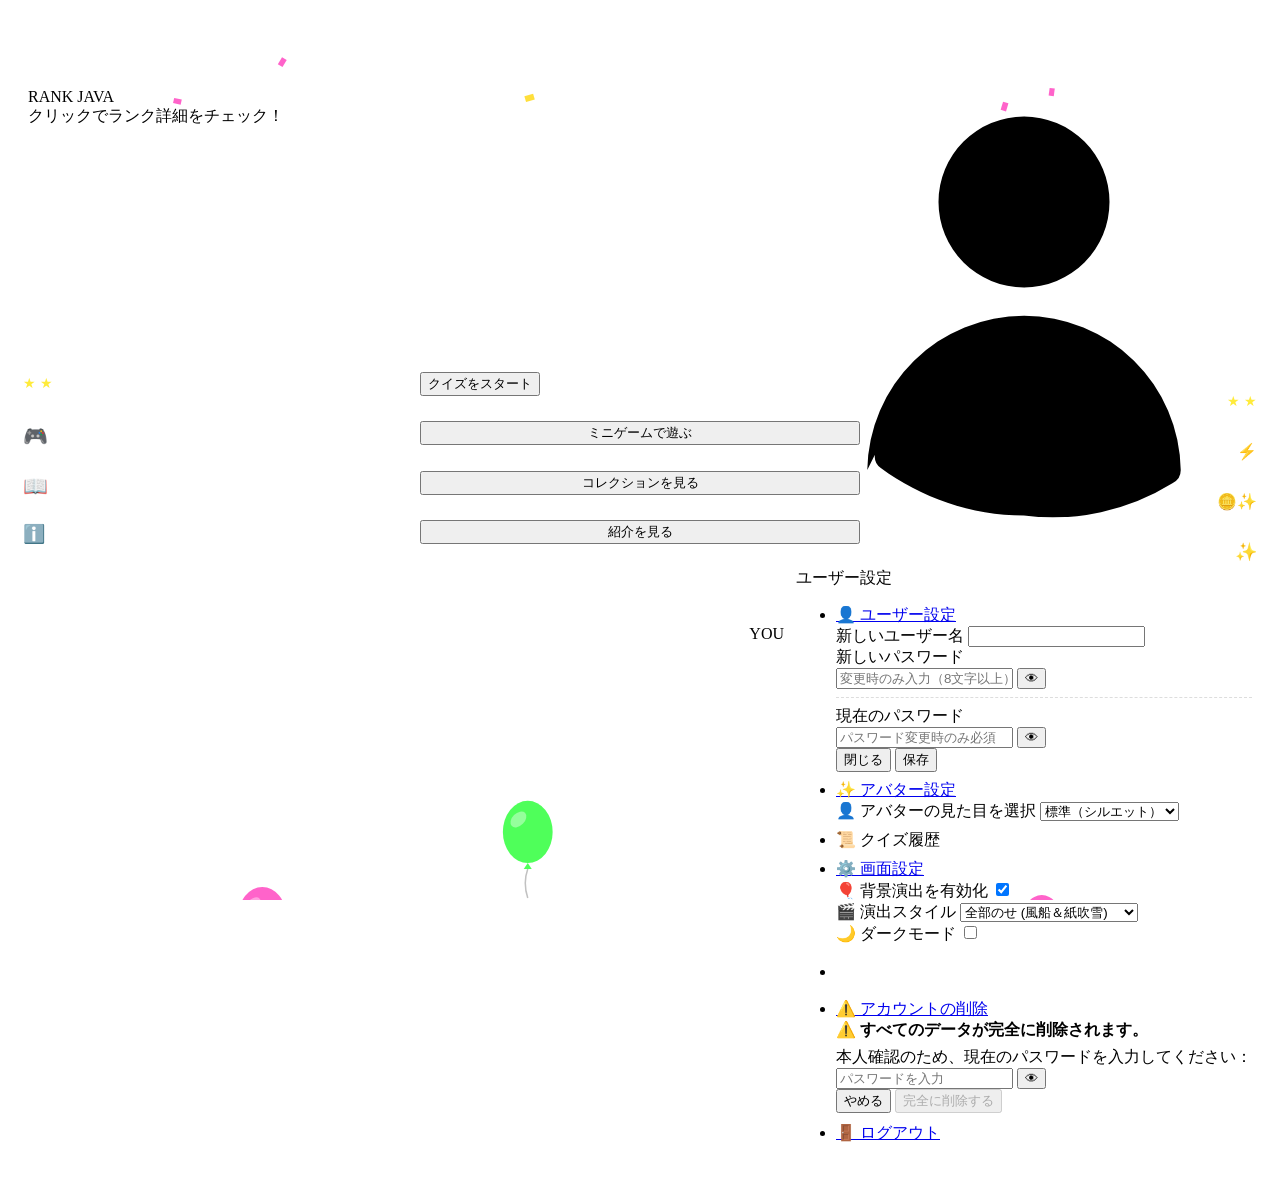
<file: you-say-app/src/main/resources/templates/index.html>
<!DOCTYPE html>
<html xmlns:th="http://www.thymeleaf.org">
<head>
	<meta charset="UTF-8">
	<meta name="viewport" content="width=device-width, initial-scale=1.0">
	<title>YOU SAY QUIZ</title>
	<link rel="stylesheet" th:href="@{/css/common.css}">
	<link rel="stylesheet" th:href="@{/css/index.css}">
</head>
<body>
	<div class="top-page" style="display: flex; flex-direction: column; min-height: 100vh; position: relative;">
		<header th:replace="~{fragments/header :: header}"></header>
		<div th:if="${message}" id="flashMessage" class="flash-message">
			<span th:text="${message}"></span>
		</div>
		<script>
			(function () {
				const msg = document.getElementById('flashMessage');
				if (msg) {
					setTimeout(() => {msg.remove();}, 3500);
				}
			})();
		</script>
		<canvas id="effectCanvas"
			style="position: fixed; top: 0; left: 0; width: 100vw; height: 100vh; pointer-events: none; z-index: 2;"></canvas>
		<div class="rank-display" th:onclick="|location.href='@{/rank}'|"
			style="position: absolute; top: calc(var(--header-height, 60px) + 20px); left: 20px; z-index: 10;">
			<div class="rank-badge">
				<span class="rank-label">RANK</span>
				<span class="rank-name" th:text="${user_rank}">JAVA</span>
			</div>
			<div class="rank-tooltip">クリックでランク詳細をチェック！</div>
		</div>
		<div class="user-setting-container"
			style="position: absolute; top: calc(var(--header-height, 60px) + 20px); right: 20px; z-index: 10; display: flex; align-items: center; gap: 12px;">
			<div class="user-name-badge">
				<span id="currentUserNameField" class="user-name-text" th:text="${user_name}">YOU</span>
			</div>
			<div class="user-window-frame">
				<div class="user-avatar-trigger">
					<div id="avatarDisplay" class="avatar-icon-wrapper">
						<svg xmlns="http://www.w3.org/2000/svg" viewBox="0 0 24 24" fill="currentColor"
							class="avatar-icon">
							<path fill-rule="evenodd"
								d="M7.5 6a4.5 4.5 0 1 1 9 0 4.5 4.5 0 0 1-9 0ZM3.751 20.105a8.25 8.25 0 0 1 16.498 0 .75.75 0 0 1-.437.695A11.95 11.95 0 0 1 12 22.5c-2.786 0-5.433-.951-7.536-2.501a.75.75 0 0 1-.313-.694Z"
								clip-rule="evenodd" />
						</svg>
					</div>
					
					<div class="setting-balloon" id="mySettingBalloon" onclick="event.stopPropagation();"
						onmousedown="event.stopPropagation();" style="padding-top: 20px; padding-bottom: 20px;">
						<div class="balloon-arrow"></div>
						<div class="balloon-title" style="margin-bottom: 14px;">ユーザー設定</div>
						<ul class="balloon-menu" style="display: flex; flex-direction: column; gap: 8px;">
							
							<li onclick="event.stopPropagation();" onmousedown="event.stopPropagation();">
								<a href="javascript:void(0);" onclick="toggleProfileForm(event);">👤 ユーザー設定</a>
								<form id="inlineProfileForm" th:action="@{/profile/update}" method="post"
									class="profile-inline-form" onclick="event.stopPropagation();">
									<div class="inline-group">
										<label for="inlineUsername">新しいユーザー名</label>
										<input type="text" id="inlineUsername" name="username" th:value="${user_name}"
											required>
									</div>
									<div class="inline-group">
										<label for="inlinePassword">新しいパスワード</label>
										<div class="password-wrapper">
											<input type="password" id="inlinePassword" name="password"
												placeholder="変更時のみ入力（8文字以上）" minlength="8"
												oninput="checkPasswordRequired()">
											<button type="button" class="toggle-password-btn"
												onclick="togglePw('inlinePassword', this)">👁</button>
										</div>
									</div>
									<div id="currentPasswordArea" class="inline-group current-password-area"
										style="border-top: 1px dashed #ddd; margin-top: 8px; padding-top: 8px;">
										<label id="currentPasswordLabel" for="currentPassword">現在のパスワード</label>
										<div class="password-wrapper">
											<input type="password" id="currentPassword" name="currentPassword"
												placeholder="パスワード変更時のみ必須">
											<button type="button" class="toggle-password-btn"
												onclick="togglePw('currentPassword', this)">👁</button>
										</div>
									</div>
									<div class="inline-actions">
										<button type="button" class="inline-btn btn-inline-cancel"
											onclick="toggleProfileForm(event)">閉じる</button>
										<button type="submit" class="inline-btn btn-inline-save">保存</button>
									</div>
								</form>
							</li>
							
							<li onclick="event.stopPropagation();" onmousedown="event.stopPropagation();">
								<a href="javascript:void(0);" onclick="toggleAvatarForm(event);">✨ アバター設定</a>
								<div id="inlineAvatarContainer" class="options-inline-container" onclick="event.stopPropagation();">
									<div class="option-select-item">
										<label for="avatarSelect">👤 アバターの見た目を選択</label>
										<select id="avatarSelect" onchange="changeAvatar(this.value)">
											<option value="default">標準（シルエット）</option>
											<option value="robot">🤖 ロボット</option>
											<option value="chick">🐤 ひよこ</option>
											<option value="ninja">🥷 忍者</option>
											<option value="cat">🐱 ねこ</option>
											<option value="dog">🐶 いぬ</option>
											<option value="alien">👽 宇宙人</option>
											<option value="king">👑 王様</option>
										</select>
									</div>
								</div>
							</li>
                            <li onclick="event.stopPropagation();" onmousedown="event.stopPropagation();">
								<a th:href="@{/quize/history}">📜 クイズ履歴</a>
							</li>
							<li onclick="event.stopPropagation();" onmousedown="event.stopPropagation();">
								<a href="javascript:void(0);" onclick="toggleOptionsForm(event);">⚙️ 画面設定</a>
								<div id="inlineOptionsContainer" class="options-inline-container"
									onclick="event.stopPropagation();">
									<div class="option-toggle-item">
										<span>🎈 背景演出を有効化</span>
										<input type="checkbox" id="effectToggle" checked onclick="toggleEffect(this)">
									</div>
									<div id="effectStyleArea" class="effect-style-area">
										<div class="option-select-item">
											<label for="effectTypeSelect">🎬 演出スタイル</label>
											<select id="effectTypeSelect" onchange="changeEffectType(this.value)">
												<option value="all" selected>全部のせ (風船＆紙吹雪)</option>
												<option value="balloon">ポップモード (風船のみ)</option>
												<option value="confetti">フェスモード (紙吹雪のみ)</option>
											</select>
										</div>
									</div>
									<div class="option-toggle-item">
										<span>🌙 ダークモード</span>
										<input type="checkbox" id="darkModeToggle" onclick="toggleDarkMode(this)">
									</div>
								</div>
							</li>
							<li class="menu-divider" style="margin: 10px 0;"></li>
							<li onclick="event.stopPropagation();" onmousedown="event.stopPropagation();">
								<a href="javascript:void(0);" onclick="toggleDeleteForm(event);"
									class="menu-delete-account">
									⚠️ アカウントの削除
								</a>
								<form id="deleteAccountForm" th:action="@{/profile/delete}" method="post"
									class="delete-inline-container" onclick="event.stopPropagation();">
									<p style="margin: 0 0 6px 0; font-weight: bold;">⚠️ すべてのデータが完全に削除されます。</p>
									<div class="inline-group">
										<label for="deleteConfirmPassword">本人確認のため、現在のパスワードを入力してください：</label>
										<div class="password-wrapper">
											<input type="password" id="deleteConfirmPassword" name="currentPassword"
												placeholder="パスワードを入力" oninput="validateDeleteInput()" required>
											<button type="button" class="toggle-password-btn"
												onclick="togglePw('deleteConfirmPassword', this)">👁</button>
										</div>
									</div>
									<div class="inline-actions">
										<button type="button" class="inline-btn btn-inline-cancel"
											onclick="toggleDeleteForm(event)">やめる</button>
										<button type="submit" id="finalDeleteBtn" class="inline-btn btn-inline-delete"
											disabled>完全に削除する</button>
									</div>
								</form>
							</li>
							<li onclick="event.stopPropagation();" style="margin-top: 2px;">
								<form id="logoutForm" th:action="@{/logout}" method="post" style="display: none;">
								</form>
								<a href="javascript:void(0);" onclick="document.getElementById('logoutForm').submit();"
									class="menu-logout">
									🚪 ログアウト
								</a>
							</li>
						</ul>
					</div>
				</div>
			</div>
		</div>
		<main
			style="flex: 1; display: flex; justify-content: center; align-items: center; padding: 40px 0; z-index: 5; position: relative;">
			<div class="menu-buttons"
				style="display: flex; flex-direction: column; gap: clamp(14px, 2.8vh, 26px); width: 100%; max-width: 440px; padding: 0 20px;">
				<form th:action="@{/quize}" method="get" style="width: 100%; margin: 0;">
					<button type="submit" class="btn btn-red">
						<span class="icon-left"
							style="position: absolute; left: 15px; display: flex; align-items: center; color: #ffeb3b; font-size: 14px;">★
							★</span>
						<span>クイズをスタート</span>
						<span class="icon-right"
							style="position: absolute; right: 15px; display: flex; align-items: center; color: #ffeb3b; font-size: 14px;">★
							★</span>
					</button>
				</form>
				<button type="button" class="btn btn-orange" th:onclick="|location.href='@{/minigame}'|">
					<span class="icon-left"
						style="position: absolute; left: 15px; display: flex; align-items: center; font-size: 20px;">🎮</span>
					<span>ミニゲームで遊ぶ</span>
					<span class="icon-right"
						style="position: absolute; right: 15px; display: flex; align-items: center; color: #ffeb3b; font-size: 16px;">⚡️</span>
				</button>
				<button type="button" class="btn btn-blue" th:onclick="|location.href='@{/collection}'|">
					<span class="icon-left"
						style="position: absolute; left: 15px; display: flex; align-items: center; font-size: 20px;">📖</span>
					<span>コレクションを見る</span>
					<span class="icon-right"
						style="position: absolute; right: 15px; display: flex; align-items: center; color: #ffd700; font-size: 16px;">🪙✨</span>
				</button>
				<button type="button" class="btn btn-green" th:onclick="|location.href='https://saycon.co.jp/%E8%AC%9B%E5%B8%AB%E7%B4%B9%E4%BB%8B/yamazaki'|">
					<span class="icon-left"
						style="position: absolute; left: 15px; display: flex; align-items: center; font-size: 18px;">ℹ️</span>
					<span>紹介を見る</span>
					<span class="icon-right"
						style="position: absolute; right: 15px; display: flex; align-items: center; font-size: 18px;">✨</span>
				</button>
			</div>
		</main>
		<footer th:replace="~{fragments/footer :: footer}" style="z-index: 5; position: relative;"></footer>
		<script>
			function togglePw(inputId, btn) {
				const input = document.getElementById(inputId);
				if (input.type === 'password') {
					input.type = 'text';
					btn.textContent = '🙈';
				} else {
					input.type = 'password';
					btn.textContent = '👁';
				}
			}
			let isEffectEnabled = true;
			let currentEffectType = 'all';
			let isSwitchingToggle = false;
			document.addEventListener('click', function (e) {
				if (isSwitchingToggle) {
					e.stopPropagation();
					e.preventDefault();
					return false;
				}
			}, true);
			function toggleProfileForm(event) {
				if (event) {
					event.preventDefault();
					event.stopPropagation();
				}
				isSwitchingToggle = true;
				const profileForm = document.getElementById('inlineProfileForm');
				const optionsContainer = document.getElementById('inlineOptionsContainer');
				const avatarContainer = document.getElementById('inlineAvatarContainer');
				const deleteContainer = document.getElementById('deleteAccountForm');
				optionsContainer.style.display = 'none';
				avatarContainer.style.display = 'none';
				deleteContainer.style.display = 'none';
				if (profileForm.style.display === 'block') {
					profileForm.style.display = 'none';
				} else {
					profileForm.style.display = 'block';
					document.getElementById('inlineUsername').focus();
				}
				setTimeout(() => {isSwitchingToggle = false;}, 100);
			}
			function toggleOptionsForm(event) {
				if (event) {
					event.preventDefault();
					event.stopPropagation();
				}
				isSwitchingToggle = true;
				const profileForm = document.getElementById('inlineProfileForm');
				const optionsContainer = document.getElementById('inlineOptionsContainer');
				const avatarContainer = document.getElementById('inlineAvatarContainer');
				const deleteContainer = document.getElementById('deleteAccountForm');
				profileForm.style.display = 'none';
				avatarContainer.style.display = 'none';
				deleteContainer.style.display = 'none';
				if (optionsContainer.style.display === 'block') {
					optionsContainer.style.display = 'none';
				} else {
					optionsContainer.style.display = 'block';
				}
				setTimeout(() => {isSwitchingToggle = false;}, 100);
			}
			function toggleAvatarForm(event) {
				if (event) {
					event.preventDefault();
					event.stopPropagation();
				}
				isSwitchingToggle = true;
				const profileForm = document.getElementById('inlineProfileForm');
				const optionsContainer = document.getElementById('inlineOptionsContainer');
				const avatarContainer = document.getElementById('inlineAvatarContainer');
				const deleteContainer = document.getElementById('deleteAccountForm');
				profileForm.style.display = 'none';
				optionsContainer.style.display = 'none';
				deleteContainer.style.display = 'none';
				if (avatarContainer.style.display === 'block') {
					avatarContainer.style.display = 'none';
				} else {
					avatarContainer.style.display = 'block';
				}
				setTimeout(() => {isSwitchingToggle = false;}, 100);
			}
			function toggleDeleteForm(event) {
				if (event) {
					event.preventDefault();
					event.stopPropagation();
				}
				isSwitchingToggle = true;
				const profileForm = document.getElementById('inlineProfileForm');
				const optionsContainer = document.getElementById('inlineOptionsContainer');
				const avatarContainer = document.getElementById('inlineAvatarContainer');
				const deleteContainer = document.getElementById('deleteAccountForm');
				profileForm.style.display = 'none';
				optionsContainer.style.display = 'none';
				avatarContainer.style.display = 'none';
				if (deleteContainer.style.display === 'block') {
					deleteContainer.style.display = 'none';
				} else {
					deleteContainer.style.display = 'block';
					const inputField = document.getElementById('deleteConfirmPassword');
					inputField.value = '';
					document.getElementById('finalDeleteBtn').disabled = true;
					inputField.focus();
				}
				setTimeout(() => {isSwitchingToggle = false;}, 100);
			}
			function validateDeleteInput() {
				const inputPassword = document.getElementById('deleteConfirmPassword').value.trim();
				const finalDeleteBtn = document.getElementById('finalDeleteBtn');
				if (inputPassword.length > 0) {
					finalDeleteBtn.disabled = false;
				} else {
					finalDeleteBtn.disabled = true;
				}
			}
			function checkPasswordRequired() {
				const newPasswordInput = document.getElementById('inlinePassword');
				const currentPasswordInput = document.getElementById('currentPassword');
				const currentPasswordArea = document.getElementById('currentPasswordArea');
				const currentPasswordLabel = document.getElementById('currentPasswordLabel');
				if (newPasswordInput.value.length > 0) {
					currentPasswordInput.required = true;
					currentPasswordArea.classList.add('required-active');
					currentPasswordLabel.innerHTML = '現在のパスワード <span style="color:red;">*必須</span>';
				} else {
					currentPasswordInput.required = false;
					currentPasswordArea.classList.remove('required-active');
					currentPasswordLabel.innerHTML = '現在のパスワード';
				}
			}
			function toggleEffect(checkbox) {
				isEffectEnabled = checkbox.checked;
				localStorage.setItem('quiz_effect_enabled', isEffectEnabled);
				const canvas = document.getElementById('effectCanvas');
				const styleArea = document.getElementById('effectStyleArea');
				if (isEffectEnabled) {
					styleArea.style.display = 'block';
				} else {
					styleArea.style.display = 'none';
					ctx.clearRect(0, 0, canvas.width, canvas.height);
				}
			}
			function changeEffectType(type) {
				currentEffectType = type;
				localStorage.setItem('quiz_effect_type', currentEffectType);
				if (isEffectEnabled) {
					ctx.clearRect(0, 0, canvas.width, canvas.height);
				}
			}
			function toggleDarkMode(checkbox) {
				const isDark = checkbox.checked;
				localStorage.setItem('quiz_dark_mode', isDark);
				if (isDark) {
					document.body.classList.add('dark-mode');
				} else {
					document.body.classList.remove('dark-mode');
				}
			}
			function changeAvatar(type) {
				localStorage.setItem('quiz_avatar_type', type);
				const display = document.getElementById('avatarDisplay');
				if (type === 'robot') {display.innerHTML = '🤖';}
				else if (type === 'chick') {display.innerHTML = '🐤';}
				else if (type === 'ninja') {display.innerHTML = '🥷';}
				else if (type === 'cat') {display.innerHTML = '🐱';}
				else if (type === 'dog') {display.innerHTML = '🐶';}
				else if (type === 'alien') {display.innerHTML = '👽';}
				else if (type === 'king') {display.innerHTML = '👑';}
				else {
					display.innerHTML = `
						<svg xmlns="http://www.w3.org/2000/svg" viewBox="0 0 24 24" fill="currentColor" class="avatar-icon">
							<path fill-rule="evenodd" d="M7.5 6a4.5 4.5 0 1 1 9 0 4.5 4.5 0 0 1-9 0ZM3.751 20.105a8.25 8.25 0 0 1 16.498 0 .75.75 0 0 1-.437.695A11.95 11.95 0 0 1 12 22.5c-2.786 0-5.433-.951-7.536-2.501a.75.75 0 0 1-.313-.694Z" clip-rule="evenodd" />
						</svg>`;
				}
			}
			function loadSettings() {
				const savedDark = localStorage.getItem('quiz_dark_mode');
				if (savedDark === 'true') {
					document.getElementById('darkModeToggle').checked = true;
					document.body.classList.add('dark-mode');
				}
				const savedEffectEnabled = localStorage.getItem('quiz_effect_enabled');
				if (savedEffectEnabled !== null) {
					isEffectEnabled = (savedEffectEnabled === 'true');
					document.getElementById('effectToggle').checked = isEffectEnabled;
					document.getElementById('effectStyleArea').style.display = isEffectEnabled ? 'block' : 'none';
				}
				const savedEffectType = localStorage.getItem('quiz_effect_type');
				if (savedEffectType !== null) {
					currentEffectType = savedEffectType;
					document.getElementById('effectTypeSelect').value = currentEffectType;
				}
				const savedAvatar = localStorage.getItem('quiz_avatar_type');
				if (savedAvatar !== null) {
					document.getElementById('avatarSelect').value = savedAvatar;
					changeAvatar(savedAvatar);
				}
			}
			// === 背景アニメーション（Canvas制御） ===
			const canvas = document.getElementById('effectCanvas');
			const ctx = canvas.getContext('2d');
			function resizeCanvas() {
				canvas.width = window.innerWidth;
				canvas.height = window.innerHeight;
			}
			window.addEventListener('resize', resizeCanvas);
			resizeCanvas();
			const confettis = [];
			const balloons = [];
			const colors = ['#ff4a4a', '#3b9eff', '#4fff5a', '#ffdf3b', '#ff63ca', '#9b4dff'];
			class Confetti {
				constructor() {
					this.x = Math.random() * canvas.width;
					this.y = Math.random() * canvas.height - canvas.height;
					this.size = Math.random() * 6 + 5;
					this.color = colors[Math.floor(Math.random() * colors.length)];
					this.speedX = Math.random() * 2 - 1;
					this.speedY = Math.random() * 2 + 1.5;
					this.rotation = Math.random() * 360;
					this.rotationSpeed = Math.random() * 4 - 2;
				}
				update() {
					this.y += this.speedY;
					this.x += Math.sin(this.y / 20) * 0.5 + this.speedX;
					this.rotation += this.rotationSpeed;
					if (this.y > canvas.height) {
						this.y = -20;
						this.x = Math.random() * canvas.width;
					}
				}
				draw() {
					ctx.save();
					ctx.translate(this.x, this.y);
					ctx.rotate(this.rotation * Math.PI / 180);
					ctx.fillStyle = this.color;
					ctx.fillRect(-this.size / 2, -this.size / 2, this.size, this.size / 1.5);
					ctx.restore();
				}
			}
			class Balloon {
				constructor() {
					this.reset();
					this.y = canvas.height + Math.random() * canvas.height;
				}
				reset() {
					this.x = Math.random() * canvas.width;
					this.y = canvas.height + 50;
					this.radius = Math.random() * 15 + 20;
					this.color = colors[Math.floor(Math.random() * colors.length)];
					this.speedY = Math.random() * 0.8 + 0.6;
					this.swingSpeed = Math.random() * 0.02 + 0.01;
					this.swingRange = Math.random() * 2 + 1;
					this.swingSeed = Math.random() * 100;
				}
				update() {
					this.y -= this.speedY;
					this.swingSeed += this.swingSpeed;
					this.x += Math.sin(this.swingSeed) * 0.3;
					if (this.y < -60) {this.reset();}
				}
				draw() {
					ctx.save();
					ctx.beginPath();
					ctx.ellipse(this.x, this.y, this.radius * 0.8, this.radius, 0, 0, Math.PI * 2);
					ctx.fillStyle = this.color;
					ctx.fill();
					ctx.beginPath();
					ctx.moveTo(this.x, this.y + this.radius);
					ctx.lineTo(this.x - 4, this.y + this.radius + 6);
					ctx.lineTo(this.x + 4, this.y + this.radius + 6);
					ctx.closePath();
					ctx.fillStyle = this.color;
					ctx.fill();
					ctx.beginPath();
					ctx.moveTo(this.x, this.y + this.radius + 6);
					ctx.quadraticCurveTo(this.x - 5, this.y + this.radius + 20, this.x, this.y + this.radius + 35);
					ctx.strokeStyle = 'rgba(100,100,100,0.4)';
					ctx.lineWidth = 1.5;
					ctx.stroke();
					ctx.beginPath();
					ctx.ellipse(this.x - this.radius * 0.3, this.y - this.radius * 0.4, this.radius * 0.2, this.radius * 0.3, Math.PI / 4, 0, Math.PI * 2);
					ctx.fillStyle = 'rgba(255,255,255,0.4)';
					ctx.fill();
					ctx.restore();
				}
			}
			for (let i = 0; i < 50; i++) confettis.push(new Confetti());
			for (let i = 0; i < 12; i++) balloons.push(new Balloon());
			function animate() {
				if (isEffectEnabled) {
					ctx.clearRect(0, 0, canvas.width, canvas.height);
					if (currentEffectType === 'all' || currentEffectType === 'balloon') {
						balloons.forEach(b => {b.update(); b.draw();});
					}
					if (currentEffectType === 'all' || currentEffectType === 'confetti') {
						confettis.forEach(c => {c.update(); c.draw();});
					}
				}
				requestAnimationFrame(animate);
			}
			loadSettings();
			animate();
		</script>
	</div>
</body>
</html>
</file>
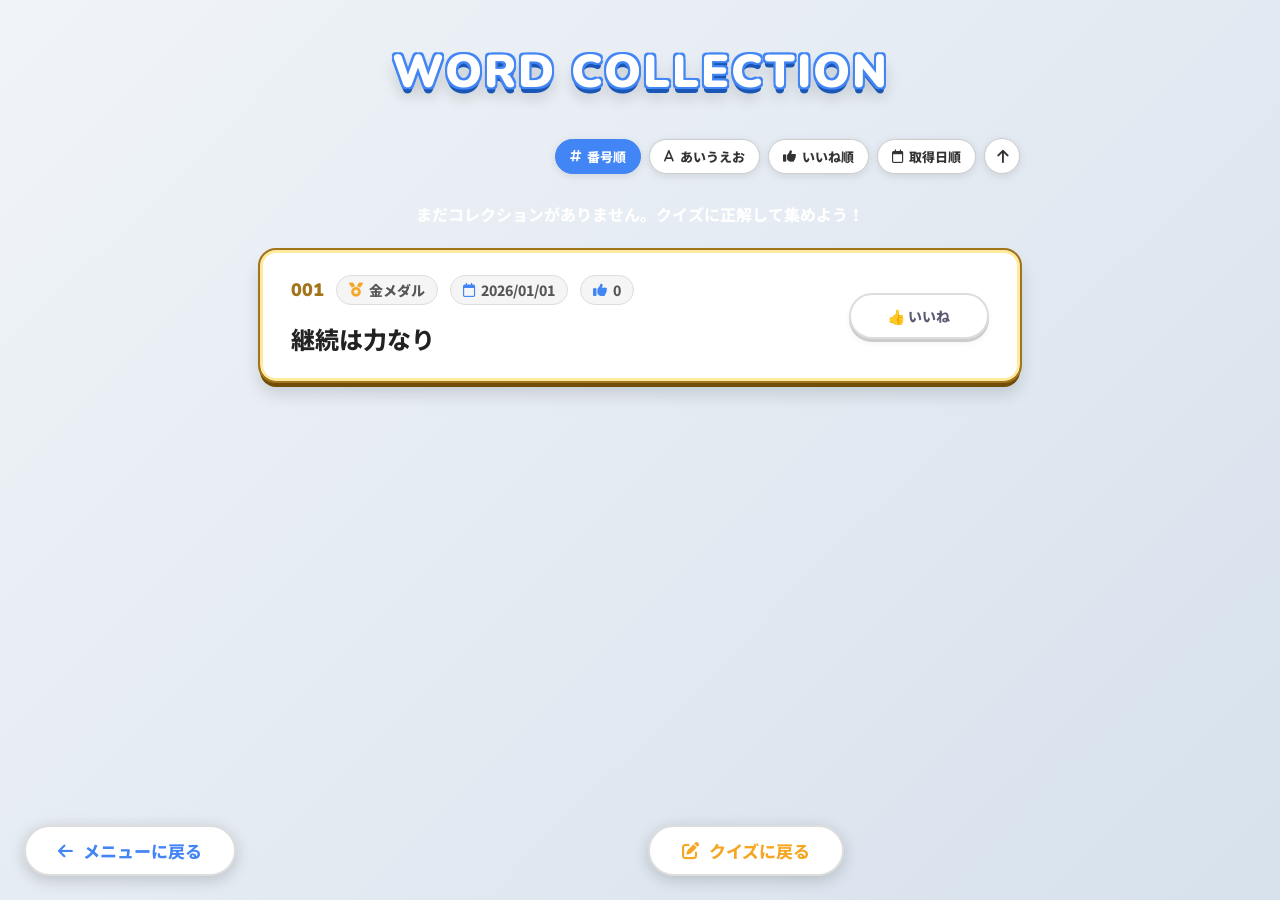
<file: you-say-app/src/main/resources/templates/collection.html>
<!DOCTYPE html>
<html lang="ja" xmlns:th="http://www.thymeleaf.org">

<head>
	<meta charset="UTF-8">
	<meta name="viewport" content="width=device-width, initial-scale=1.0">
	<title>Word Collection - You Say Quiz</title>
	<link rel="stylesheet" href="https://cdnjs.cloudflare.com/ajax/libs/font-awesome/6.4.0/css/all.min.css">
	<link rel="stylesheet" th:href="@{/css/common.css}">
	<style>
		@import url('https://fonts.googleapis.com/css2?family=Nunito:wght@700;800;900&family=Noto+Sans+JP:wght@400;500;700&display=swap');

		*,
		*::before,
		*::after {
			box-sizing: border-box;
			margin: 0;
			padding: 0;
		}

		:root {
			--color-green: #4caf50;
			--color-red: #e8453c;
			--color-orange: #f5a623;
			--color-blue: #4285f4;
			--font-display: 'Nunito', sans-serif;
			--font-body: 'Noto Sans JP', sans-serif;
			--radius-card: 16px;
			--shadow-sm: 0 2px 8px rgba(0, 0, 0, 0.10);
			--shadow-md: 0 4px 20px rgba(0, 0, 0, 0.14);
			--bg-gradient-start: #f0f4f8;
			--bg-gradient-end: #d7e1ec;
			--card-bg: #ffffff;
			--card-border: #ffea9f;
			--card-outline: #a3751a;
			--card-shadow: #704e0a;
			--card-inner: rgba(255, 255, 255, 0.5);
			--text-main: #222222;
			--text-sub: #555555;
			--badge-bg: #f5f5f5;
			--badge-border: #dddddd;
			--like-btn-bg: #ffffff;
			--like-btn-border: #dddddd;
			--like-btn-shadow: #cccccc;
			--like-btn-color: #5a5a72;
			--sort-bg: #ffffff;
			--sort-border: #cccccc;
			--sort-color: #333333;
		}

		:root.dark-mode {
			--bg-gradient-start: #1a1f2e;
			--bg-gradient-end: #0d1117;
			--card-bg: #1e2436;
			--card-border: #c8a84b;
			--card-outline: #7a5a1a;
			--card-shadow: #0a0c12;
			--card-inner: rgba(255, 255, 255, 0.05);
			--text-main: #e8e8f0;
			--text-sub: #a0a8b8;
			--badge-bg: #2a3048;
			--badge-border: #3a4060;
			--like-btn-bg: #252b3d;
			--like-btn-border: #3a4060;
			--like-btn-shadow: #0a0c12;
			--like-btn-color: #a0a8c8;
			--sort-bg: #252b3d;
			--sort-border: #3a4060;
			--sort-color: #c8cce0;
		}

		html {
			min-height: 100%;
			background: linear-gradient(135deg, var(--bg-gradient-start) 0%, var(--bg-gradient-end) 100%);
			background-attachment: fixed;
		}

		html.dark-mode {
			background: linear-gradient(135deg, var(--bg-gradient-start) 0%, var(--bg-gradient-end) 100%);
			background-attachment: fixed;
		}

		body {
			font-family: var(--font-body);
			color: var(--text-main);
			min-height: 100vh;
			display: flex;
			flex-direction: column;
			transition: color 0.3s;
			background: transparent;
		}

		footer {
			display: none !important;
		}

		/* ===== ヘッダー ===== */
		.site-header {
			width: 100%;
			background: var(--color-green);
			display: flex;
			align-items: center;
			padding: 24px 40px;
			box-shadow: var(--shadow-sm);
		}

		.rank-badge {
			display: inline-flex;
			align-items: center;
			gap: 10px;
			padding: 8px 16px;
			background: linear-gradient(to bottom, #444 0%, #222 100%);
			border-radius: 30px;
			border: 2px solid #ffea9f;
			outline: 1.5px solid #a3751a;
			box-shadow: 0 4px 6px rgba(0, 0, 0, 0.3), inset 0 2px 3px rgba(255, 255, 255, 0.2);
		}

		.rank-label {
			font-size: 11px;
			font-weight: 900;
			color: #ffea9f;
			background: rgba(163, 117, 26, 0.4);
			padding: 2px 6px;
			border-radius: 10px;
			letter-spacing: 0.5px;
		}

		.rank-name {
			font-size: clamp(14px, 1.8vw, 18px);
			font-weight: 800;
			color: #fff;
			white-space: nowrap;
			text-shadow: 1px 1px 2px rgba(0, 0, 0, 0.8);
		}

		.user-name-badge {
			background: rgba(0, 0, 0, 0.6);
			backdrop-filter: blur(4px);
			padding: 6px 16px;
			border-radius: 20px;
			border: 2px solid rgba(255, 234, 159, 0.5);
			box-shadow: 0 4px 8px rgba(0, 0, 0, 0.2);
		}

		.user-name-text {
			font-size: clamp(13px, 1.6vw, 16px);
			font-weight: 800;
			color: #fff;
			white-space: nowrap;
			text-shadow: 1px 1px 2px rgba(0, 0, 0, 0.8);
		}

		.user-avatar-container {
			position: relative;
		}

		.user-window-frame {
			width: clamp(46px, 5.5vw, 56px);
			height: clamp(46px, 5.5vw, 56px);
			background: radial-gradient(circle, #1a3a5f 0%, #0b1d33 100%);
			border: 3px solid #ffea9f;
			outline: 1.5px solid #a3751a;
			border-radius: 50%;
			display: flex;
			justify-content: center;
			align-items: center;
			box-shadow: 0 4px 10px rgba(0, 0, 0, 0.4), inset 0 2px 6px rgba(0, 0, 0, 0.6);
			cursor: pointer;
			transition: transform 0.2s;
		}

		.user-window-frame:hover {
			transform: scale(1.05);
		}

		.avatar-icon {
			width: 80%;
			height: 80%;
			color: #4fc3f7;
			filter: drop-shadow(0 2px 4px rgba(0, 0, 0, 0.4));
			transition: transform 0.2s, color 0.2s;
		}

		.user-window-frame:hover .avatar-icon {
			transform: rotate(10deg);
			color: #81d4fa;
		}

		.setting-balloon {
			position: absolute;
			top: 100%;
			right: 0;
			margin-top: 16px;
			width: 200px;
			background: linear-gradient(to bottom, #333 0%, #1a1a1a 100%);
			border: 2px solid #ffea9f;
			outline: 1.5px solid #a3751a;
			border-radius: 14px;
			box-shadow: 0 10px 25px rgba(0, 0, 0, 0.5);
			padding: 12px 0;
			z-index: 2000;
			opacity: 0;
			visibility: hidden;
			transform: translateY(10px);
			transition: opacity 0.2s, transform 0.2s, visibility 0.2s;
		}

		.setting-balloon.active {
			opacity: 1;
			visibility: visible;
			transform: translateY(0);
		}

		.balloon-arrow {
			position: absolute;
			top: -8px;
			right: 18px;
			width: 0;
			height: 0;
			border-left: 8px solid transparent;
			border-right: 8px solid transparent;
			border-bottom: 8px solid #ffea9f;
		}

		.balloon-arrow::after {
			content: '';
			position: absolute;
			top: 2px;
			left: -7px;
			border-left: 7px solid transparent;
			border-right: 7px solid transparent;
			border-bottom: 7px solid #333;
		}

		.balloon-title {
			font-size: 11px;
			font-weight: 800;
			color: #a3751a;
			padding: 0 16px 6px 16px;
			border-bottom: 1px solid rgba(255, 234, 159, 0.2);
			margin-bottom: 6px;
			letter-spacing: 0.5px;
		}

		.balloon-menu {
			list-style: none;
			padding: 0;
			margin: 0;
		}

		.balloon-menu li a {
			display: block;
			padding: 8px 16px;
			color: #fff;
			font-size: 14px;
			font-weight: 700;
			text-decoration: none;
			transition: background 0.15s, color 0.15s;
		}

		.balloon-menu li a:hover {
			background: #ffea9f;
			color: #222;
		}

		.menu-divider {
			height: 1px;
			background: rgba(255, 234, 159, 0.15);
			margin: 6px 0;
		}

		.balloon-menu li a.menu-logout {
			color: #ff4a4a;
		}

		.balloon-menu li a.menu-logout:hover {
			background: #ff4a4a;
			color: #fff;
		}

		/* ===== メインエリア ===== */
		.collection-main {
			width: 100%;
			max-width: 800px;
			margin: 0 auto;
			padding: 40px 20px 120px;
			box-sizing: border-box;
			flex: 1;
		}

		.collection-title {
			font-family: var(--font-display);
			font-size: clamp(32px, 5vw, 46px);
			font-weight: 900;
			text-align: center;
			color: #fff;
			letter-spacing: 2px;
			margin-bottom: 35px;
			text-shadow:
				-2px -2px 0 var(--color-blue), 2px -2px 0 var(--color-blue),
				-2px 2px 0 var(--color-blue), 2px 2px 0 var(--color-blue),
				0px 6px 0px #1a56b3, 0px 10px 15px rgba(0, 0, 0, 0.2);
			animation: fadeUp 0.5s ease both;
		}

		/* ===== 並び替え ===== */
		.sort-section {
			display: flex;
			flex-wrap: wrap;
			align-items: center;
			justify-content: flex-end;
			gap: 8px;
			margin-bottom: 28px;
			animation: fadeUp 0.5s ease 0.1s both;
		}

		.sort-btn {
			display: inline-flex;
			align-items: center;
			gap: 6px;
			padding: 7px 14px;
			border-radius: 20px;
			border: 1.5px solid var(--sort-border);
			background: var(--sort-bg);
			color: var(--sort-color);
			font-family: var(--font-body);
			font-size: 13px;
			font-weight: 800;
			cursor: pointer;
			box-shadow: var(--shadow-sm);
			transition: background 0.15s, color 0.15s, border-color 0.15s;
			white-space: nowrap;
		}

		.sort-btn:hover {
			border-color: var(--color-blue);
			color: var(--color-blue);
		}

		.sort-btn.active {
			background: var(--color-blue);
			color: #ffffff;
			border-color: var(--color-blue);
		}

		.sort-dir-btn {
			display: inline-flex;
			align-items: center;
			justify-content: center;
			width: 36px;
			height: 36px;
			border-radius: 50%;
			border: 1.5px solid var(--sort-border);
			background: var(--sort-bg);
			color: var(--sort-color);
			font-size: 15px;
			cursor: pointer;
			box-shadow: var(--shadow-sm);
			transition: background 0.15s, color 0.15s, transform 0.2s;
		}

		.sort-dir-btn:hover {
			border-color: var(--color-blue);
			color: var(--color-blue);
		}

		.sort-dir-btn.desc {
			transform: rotate(180deg);
		}

		/* ===== カードリスト ===== */
		.collection-list {
			display: flex;
			flex-direction: column;
			gap: 24px;
		}

		.collection-item-card {
			position: relative;
			background: var(--card-bg);
			border-radius: var(--radius-card);
			padding: 22px 28px;
			border: 3px solid var(--card-border);
			outline: 2px solid var(--card-outline);
			box-shadow:
				0 6px 0px var(--card-shadow),
				0 12px 18px rgba(0, 0, 0, 0.15),
				inset 0 4px 4px var(--card-inner);
			display: flex;
			align-items: center;
			justify-content: space-between;
			min-height: 110px;
			transition: transform 0.15s, box-shadow 0.15s, background 0.3s;
			animation: fadeUp 0.5s ease 0.2s both;
		}

		.collection-item-card.unlocked:hover {
			transform: translateY(-2px);
			box-shadow: 0 8px 0px var(--card-shadow), 0 16px 24px rgba(0, 0, 0, 0.18);
		}

		.item-main-info {
			flex: 1;
			display: flex;
			flex-direction: column;
			gap: 12px;
			padding-right: 16px;
		}

		.item-header {
			display: flex;
			align-items: center;
			flex-wrap: wrap;
			gap: 12px;
		}

		.item-number {
			font-family: var(--font-display);
			font-weight: 900;
			color: #a3751a;
			font-size: 18px;
			text-shadow: 1px 1px 0px rgba(255, 255, 255, 0.3);
		}

		.item-word {
			font-size: clamp(18px, 3.5vw, 24px);
			font-weight: 800;
			color: var(--text-main);
			margin-top: 4px;
		}

		.item-actions {
			display: flex;
			align-items: center;
			justify-content: center;
			width: 140px;
			height: 46px;
		}

		.item-likes {
			display: inline-flex;
			align-items: center;
			gap: 6px;
			background: var(--badge-bg);
			padding: 4px 12px;
			border-radius: 20px;
			font-size: 14px;
			font-weight: 800;
			color: var(--text-sub);
			border: 1px solid var(--badge-border);
		}

		.like-icon {
			color: var(--color-blue);
		}

		.medal-icon {
			color: var(--color-orange);
		}

		/* ===== いいねボタン ===== */
		.like-btn {
			display: inline-flex;
			align-items: center;
			justify-content: center;
			gap: 8px;
			background: var(--like-btn-bg);
			border: 2px solid var(--like-btn-border);
			border-radius: 50px;
			width: 100%;
			height: 100%;
			cursor: pointer;
			font-family: var(--font-body);
			font-size: 14px;
			font-weight: 800;
			color: var(--like-btn-color);
			box-shadow: 0 3px 0px var(--like-btn-shadow), 0 4px 6px rgba(0, 0, 0, 0.05);
			transition: background 0.15s, border-color 0.15s, color 0.15s;
		}

		.like-btn:hover {
			border-color: var(--color-blue);
			color: var(--color-blue);
			background: #f0f4f8;
			box-shadow: 0 3px 0px #2a6ed1, 0 4px 6px rgba(66, 133, 244, 0.1);
		}

		.like-btn.liked {
			background: linear-gradient(to bottom, #4285f4 0%, #2a6ed1 100%);
			border-color: #4285f4;
			color: #ffffff;
			box-shadow: 0 3px 0px #1d4fa0, 0 4px 6px rgba(42, 110, 209, 0.2);
		}

		.like-btn.liked:hover {
			background: linear-gradient(to bottom, #5492f5 0%, #357ae8 100%);
			border-color: #5492f5;
			color: #ffffff;
			box-shadow: 0 3px 0px #1d4fa0, 0 4px 6px rgba(42, 110, 209, 0.3);
		}

		.like-btn:active {
			transform: translateY(3px);
			box-shadow: 0 0px 0px transparent !important;
		}

		/* ===== 固定ボタンバー ===== */
		.fixed-footer-bar {
			position: fixed;
			bottom: 24px;
			left: 0;
			right: 0;
			padding: 0 24px;
			display: flex;
			align-items: center;
			justify-content: space-between;
			z-index: 1000;
			pointer-events: none;
		}

		.back-btn {
			pointer-events: auto;
			display: inline-flex;
			align-items: center;
			gap: 10px;
			color: var(--color-blue);
			text-decoration: none;
			font-weight: 800;
			font-size: 17px;
			background: var(--card-bg);
			padding: 11px 32px;
			border-radius: 30px;
			border: 2px solid var(--badge-border);
			box-shadow: 0 4px 16px rgba(0, 0, 0, 0.18);
			transition: all 0.2s ease;
		}

		.back-btn:hover {
			color: #fff;
			background: var(--color-blue);
			border-color: var(--color-blue);
			transform: translateY(-2px);
		}

		.quiz-btn {
			color: var(--color-orange);
		}

		.quiz-btn:hover {
			background: var(--color-orange);
			border-color: var(--color-orange);
			color: #fff;
		}

		@keyframes fadeUp {
			from {
				opacity: 0;
				transform: translateY(20px);
			}

			to {
				opacity: 1;
				transform: translateY(0);
			}
		}
	</style>
</head>

<body>
	<header th:replace="~{fragments/header :: header}"></header>
	<main class="collection-main">
		<h2 class="collection-title">WORD COLLECTION</h2>
		<div class="sort-section">
			<button class="sort-btn active" data-sort="id">
				<i class="fa-solid fa-hashtag"></i> 番号順
			</button>
			<button class="sort-btn" data-sort="kana">
				<i class="fa-solid fa-a"></i> あいうえお
			</button>
			<button class="sort-btn" data-sort="likes">
				<i class="fa-solid fa-thumbs-up"></i> いいね順
			</button>
			<button class="sort-btn" data-sort="date">
				<i class="fa-regular fa-calendar"></i> 取得日順
			</button>
			<button class="sort-dir-btn" id="sortDirBtn" title="昇順">
				<i class="fa-solid fa-arrow-up"></i>
			</button>
		</div>
		<div class="collection-list" id="collectionList">
			<p th:if="${#lists.isEmpty(collection)}" style="text-align:center; color:#fff; font-weight:800;">
				まだコレクションがありません。クイズに正解して集めよう！
			</p>
			<div class="collection-item-card unlocked" th:each="item : ${collection}" th:if="${item.deletedAt == null}"
				th:data-id="${item.quoteId}" th:data-likes="${item.likeCount != null ? item.likeCount : 0}"
				th:data-date="${item.createdAt != null ? #temporals.format(item.createdAt, 'yyyy/MM/dd') : '0000/00/00'}"
				th:data-kana="${item.quote}">
				<div class="item-main-info">
					<div class="item-header">
						<span class="item-number" th:text="${#numbers.formatInteger(item.quoteId, 3)}">001</span>
						<span class="item-likes" th:if="${item.hasGoldMedal}">
							<i class="fa-solid fa-medal medal-icon"></i>
							<span>金メダル</span>
						</span>
						<span class="item-likes" th:if="${item.createdAt != null}">
							<i class="fa-regular fa-calendar like-icon"></i>
							<span th:text="${#temporals.format(item.createdAt, 'yyyy/MM/dd')}">2026/01/01</span>
						</span>
						<span class="item-likes">
							<i class="fa-solid fa-thumbs-up like-icon"></i>
							<span th:id="'like-count-' + ${item.collectionId}"
								th:text="${item.likeCount != null ? item.likeCount : 0}">0</span>
						</span>
					</div>
					<h3 class="item-word" th:text="${item.quote}">継続は力なり</h3>
				</div>
				<div class="item-actions">
					<button class="like-btn" th:classappend="${item.isLiked} ? 'liked' : ''"
						th:data-id="${item.collectionId}" th:data-quote-id="${item.quoteId}">
						<span class="like-btn-text" th:text="${item.isLiked} ? '👍 いいね済み' : '👍 いいね'">👍 いいね</span>
					</button>
				</div>
			</div>
		</div>
	</main>
	<div class="fixed-footer-bar">
		<a th:href="@{/}" class="back-btn">
			<i class="fa-solid fa-arrow-left"></i> メニューに戻る
		</a>
		<a th:if="${toQuize != null}" th:href="@{/quize}" class="back-btn quiz-btn">
			<i class="fa-solid fa-pen-to-square"></i>
			<span th:text="${toQuize}">クイズに戻る</span>
		</a>
		<div th:if="${toQuize == null}"></div>
	</div>
	<footer th:replace="~{fragments/footer :: footer}" style="display:none;"></footer>
	<script>
		(function () {
			const savedDark = localStorage.getItem('quiz_dark_mode');
			if (savedDark === 'true') {
				document.documentElement.classList.add('dark-mode');
			}
		})();
		document.addEventListener('DOMContentLoaded', () => {
			const trigger = document.getElementById('avatarTrigger');
			const balloon = document.getElementById('settingBalloon');
			if (trigger && balloon) {
				trigger.addEventListener('click', e => {
					e.stopPropagation();
					balloon.classList.toggle('active');
				});
				document.addEventListener('click', e => {
					if (!balloon.contains(e.target) && e.target !== trigger) {
						balloon.classList.remove('active');
					}
				});
			}
			// ===== 並び替え =====
			const list = document.getElementById('collectionList');
			const sortBtns = document.querySelectorAll('.sort-btn');
			const dirBtn = document.getElementById('sortDirBtn');
			let currentSort = 'id';
			let ascending = true;
			function getCards() {
				return Array.from(list.querySelectorAll('.collection-item-card'));
			}
			function sortCards() {
				const cards = getCards();
				cards.sort((a, b) => {
					switch (currentSort) {
						case 'id':
							return ascending
								? (parseInt(a.dataset.id) || 0) - (parseInt(b.dataset.id) || 0)
								: (parseInt(b.dataset.id) || 0) - (parseInt(a.dataset.id) || 0);
						case 'likes':
							return ascending
								? (parseInt(a.dataset.likes) || 0) - (parseInt(b.dataset.likes) || 0)
								: (parseInt(b.dataset.likes) || 0) - (parseInt(a.dataset.likes) || 0);
						case 'date':
							return ascending
								? (a.dataset.date || '').localeCompare(b.dataset.date || '')
								: (b.dataset.date || '').localeCompare(a.dataset.date || '');
						case 'kana':
							return ascending
								? (a.dataset.kana || '').localeCompare(b.dataset.kana || '', 'ja')
								: (b.dataset.kana || '').localeCompare(a.dataset.kana || '', 'ja');
						default:
							return 0;
					}
				});
				cards.forEach(card => list.appendChild(card));
			}
			sortBtns.forEach(btn => {
				btn.addEventListener('click', () => {
					sortBtns.forEach(b => b.classList.remove('active'));
					btn.classList.add('active');
					currentSort = btn.dataset.sort;
					sortCards();
				});
			});
			dirBtn.addEventListener('click', () => {
				ascending = !ascending;
				dirBtn.classList.toggle('desc', !ascending);
				dirBtn.title = ascending ? '昇順' : '降順';
				sortCards();
			});
			// ===== いいねボタン =====
			document.querySelectorAll('.like-btn').forEach(button => {
				button.addEventListener('click', async function (e) {
					e.preventDefault();
					const collectionId = this.getAttribute('data-id');
					const quoteId = this.getAttribute('data-quote-id');
					if (!collectionId || !quoteId) return;
					this.disabled = true;
					try {
						const response = await fetch('/like', {
							method: 'POST',
							headers: {'Content-Type': 'application/json'},
							body: JSON.stringify({
								collectionId: parseInt(collectionId),
								quoteId: parseInt(quoteId)
							})
						});
						if (response.ok) {
							const updatedCount = await response.json();
							const countTarget = document.getElementById(`like-count-${collectionId}`);
							if (countTarget) countTarget.textContent = updatedCount;
							const card = this.closest('.collection-item-card');
							if (card) card.dataset.likes = updatedCount;
							const textTarget = this.querySelector('.like-btn-text');
							if (this.classList.contains('liked')) {
								this.classList.remove('liked');
								if (textTarget) textTarget.textContent = '👍 いいね';
							} else {
								this.classList.add('liked');
								if (textTarget) textTarget.textContent = '👍 いいね済み';
							}
						} else {
							console.error('サーバーエラーが発生しました');
						}
					} catch (error) {
						console.error('通信に失敗しました', error);
					} finally {
						this.disabled = false;
					}
				});
			});
		});
	</script>
</body>

</html>
</file>
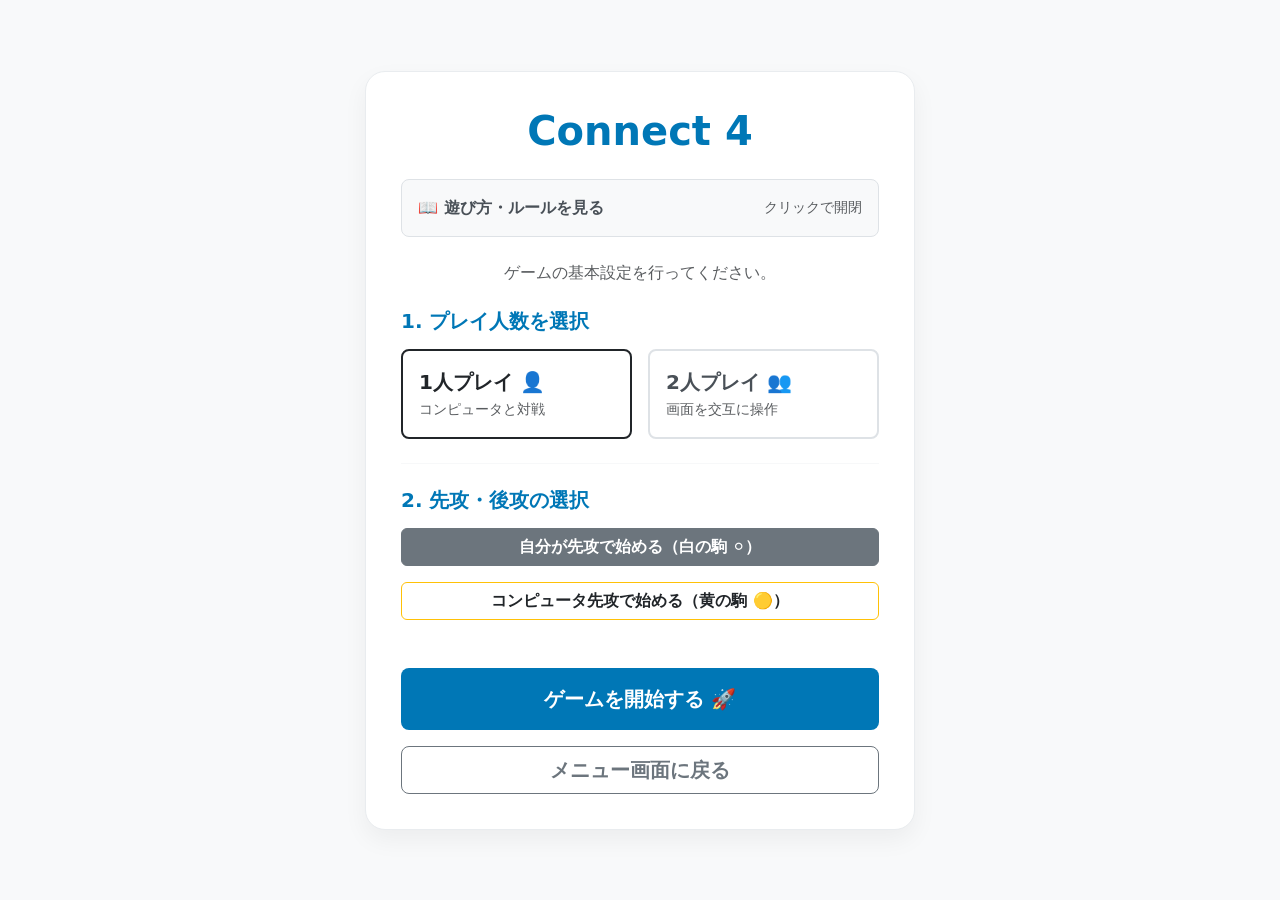
<file: you-say-app/src/main/resources/templates/connect4.html>
<!DOCTYPE html>
<html xmlns:th="http://www.thymeleaf.org" lang="ja">
<head>
    <meta charset="UTF-8">
    <title>Connect 4 - スタート設定</title>
    <link href="https://cdn.jsdelivr.net/npm/bootstrap@5.3.0/dist/css/bootstrap.min.css" rel="stylesheet">
    <style>
        body {
            background-color: #f8f9fa; /* 明るい薄グレーの背景 */
            color: #212529; /* ダークグレーの文字 */
            min-height: 100vh;
            display: flex;
            align-items: center;
            justify-content: center;
            padding: 20px 0;
        }
        .start-card {
            max-width: 550px;
            width: 100%;
            padding: 35px;
            border-radius: 20px;
            box-shadow: 0 10px 25px rgba(0,0,0,0.05); /* 優しい影 */
            background-color: #ffffff; /* 真っ白なカード */
            border: 1px solid #e9ecef;
        }
        .mode-option {
            cursor: pointer;
            border: 2px solid #dee2e6;
            color: #495057;
            background-color: #ffffff;
            transition: 0.2s;
        }
        .mode-option:hover {
            background-color: #f1f3f5;
            color: #212529;
        }
        /* ラジオボタンがチェックされた時のスタイル（爽やかなブルー） */
        input[type="radio"]:checked + label {
            border-color: #4ea8de;
            background-color: #eef8ff;
            color: #0077b6;
        }
        /* ルールエリアのカスタムスタイル */
        .rule-header {
            cursor: pointer;
            background-color: #f8f9fa;
            border: 1px solid #dee2e6;
            transition: background-color 0.2s;
        }
        .rule-header:hover {
            background-color: #e9ecef;
        }
    </style>
</head>
<body>
<div class="start-card">
    <h1 class="text-center mb-4 fw-bold th-title" style="color: #0077b6;">Connect 4</h1>
    
    <!-- 追加：アコーディオン形式のルール説明 -->
    <div class="mb-4">
        <div class="rule-header p-3 rounded-3 d-flex justify-content-between align-items-center" data-bs-toggle="collapse" data-bs-target="#ruleContent" aria-expanded="false" aria-controls="ruleContent">
            <span class="fw-bold" style="color: #495057;">📖 遊び方・ルールを見る</span>
            <span class="text-muted small">クリックで開閉</span>
        </div>
        <div class="collapse" id="ruleContent">
            <div class="card card-body mt-2 border-0 bg-light text-muted small">
                <p class="mb-2 fw-bold text-dark">【Connect 4（四目並べ）のルール】</p>
                <ul class="ps-3 mb-0">
                    <li class="mb-1">格子状のボードに、プレイヤーが交互に自分の色の駒を落としていきます。</li>
                    <li class="mb-1">駒は列の一番下（すでに駒がある場合はその上）に積み上がります。</li>
                    <li class="mb-1"><strong>縦・横・斜めのいずれかで、自分の駒を4つ一直線に並べた方</strong>が勝ちとなります。</li>
                    <li>すべてのマスが埋まっても4つ並ばなかった場合は引き分けです。</li>
                </ul>
            </div>
        </div>
    </div>

    <p class="text-center text-muted mb-4">ゲームの基本設定を行ってください。</p>
    <form th:action="@{/start}" method="post">
        
        <h5 class="fw-bold mb-3" style="color: #0077b6;">1. プレイ人数を選択</h5>
        <div class="row g-3 mb-4">
            <div class="col-6">
                <input type="radio" class="btn-check" name="gameMode" id="mode1P" value="1P" checked onclick="toggleOptions()">
                <label class="btn mode-option w-100 p-3 rounded-3 text-start" for="mode1P">
                    <span class="fs-5 fw-bold d-block">1人プレイ 👤</span>
                    <span class="text-muted small">コンピュータと対戦</span>
                </label>
            </div>
            <div class="col-6">
                <input type="radio" class="btn-check" name="gameMode" id="mode2P" value="2P" onclick="toggleOptions()">
                <label class="btn mode-option w-100 p-3 rounded-3 text-start" for="mode2P">
                    <span class="fs-5 fw-bold d-block">2人プレイ 👥</span>
                    <span class="text-muted small">画面を交互に操作</span>
                </label>
            </div>
        </div>
        <div id="vsCpuOptions">
            <hr class="my-4" style="border-color: #dee2e6;">
            <h5 class="fw-bold mb-3" style="color: #0077b6;">2. 先攻・後攻の選択</h5>
            <div class="d-grid gap-2">
                <div>
                    <input type="radio" class="btn-check" name="firstPlayer" id="orderHuman" value="human" checked>
                    <label class="btn btn-outline-secondary w-100 py-2.5 fw-bold" for="orderHuman">
                        自分が先攻で始める（白の駒 ⚪）
                    </label>
                </div>
                <div class="mt-2">
                    <input type="radio" class="btn-check" name="firstPlayer" id="orderCpu" value="computer">
                    <label class="btn btn-outline-warning w-100 py-2.5 fw-bold text-dark" for="orderCpu">
                        コンピュータ先攻で始める（黄の駒 🟡）
                    </label>
                </div>
            </div>
        </div>
        
        <!-- ボタンエリア -->
        <div class="mt-5 d-flex flex-column gap-3">
            <!-- メインのアクション（開始ボタン） -->
            <button type="submit" class="btn btn-primary btn-lg w-100 py-3 fw-bold text-white" style="background-color: #0077b6; border: none;">
                ゲームを開始する 🚀
            </button>
            
            <!-- わかりやすい枠線付きのメニュー戻るボタン -->
            <a th:href="@{/}" class="btn btn-outline-secondary btn-lg w-100 py-2.5 fw-bold">
                メニュー画面に戻る
            </a>
        </div>
    </form>
</div>

<!-- BootstrapのJavaScript（アコーディオンの動作に必要） -->
<script src="https://cdn.jsdelivr.net/npm/bootstrap@5.3.0/dist/js/bootstrap.bundle.min.js"></script>

<script>
    function toggleOptions() {
        const is1P = document.getElementById('mode1P').checked;
        const optionsDiv = document.getElementById('vsCpuOptions');
        optionsDiv.style.display = is1P ? 'block' : 'none';
    }
</script>
</body>
</html>
</file>
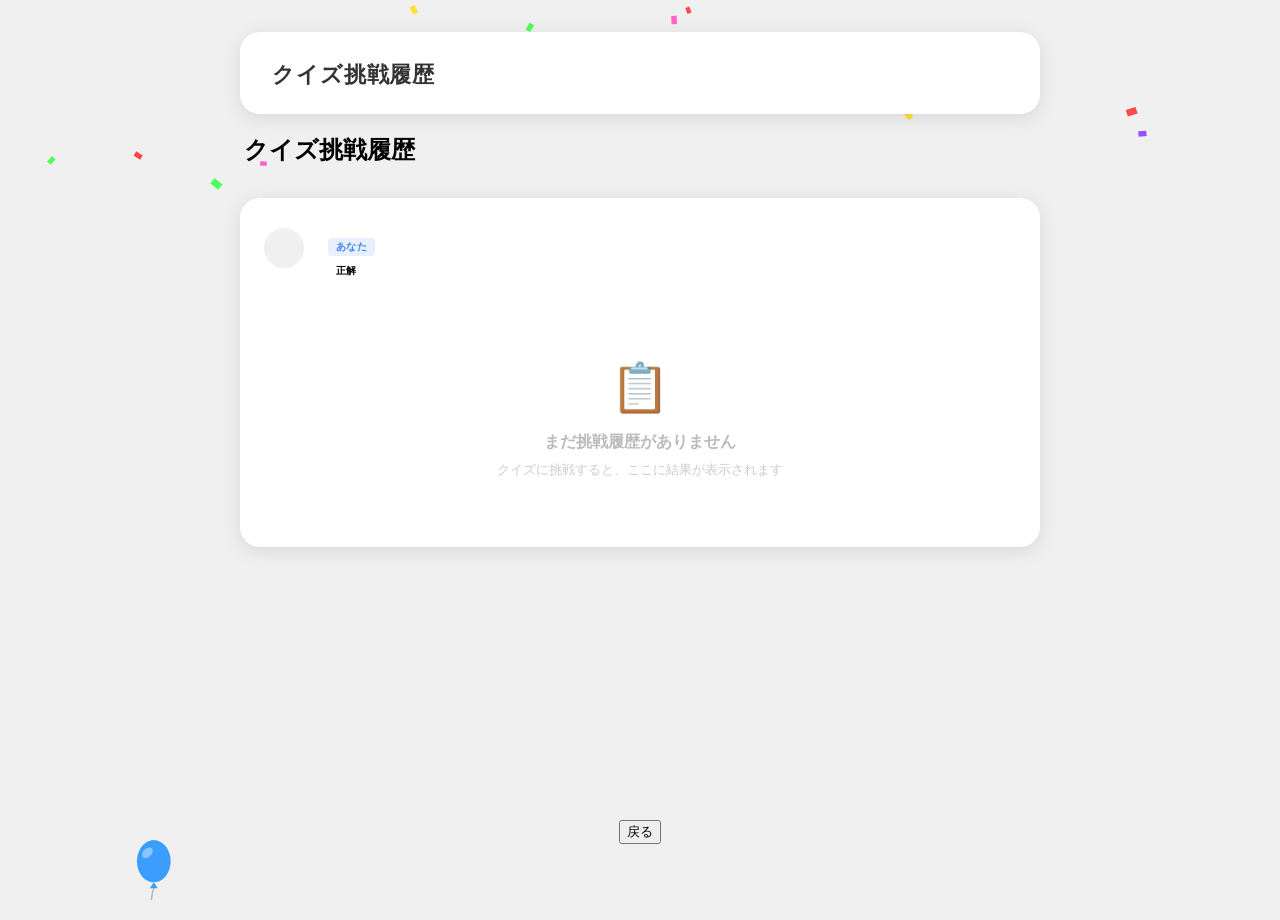
<file: you-say-app/src/main/resources/templates/history.html>
<!DOCTYPE html>
<html xmlns:th="http://www.thymeleaf.org" lang="ja">

<head>
	<meta charset="UTF-8">
	<meta name="viewport" content="width=device-width, initial-scale=1.0">
	<title>クイズ挑戦履歴 - YOU SAY QUIZ</title>

	<script>
		(function () {
			if (localStorage.getItem('quiz_dark_mode') === 'true') {
				document.documentElement.classList.add('dark-mode');
			}
		})();
	</script>

	<link rel="stylesheet" th:href="@{/css/common.css}">
	<style>
		html {
			background: #f0f0f0;
		}

		html.dark-mode {
			background: #1a1a1a;
		}

		body {
			background: transparent;
		}

		.history-container {
			max-width: 800px;
			margin: 32px auto;
			padding: 0 20px 100px;
			min-height: calc(100vh - 56px - 56px - 32px);
		}

		/* ---- サマリーカード ---- */
		.summary-card {
			border-radius: 20px;
			background: #fff;
			padding: 24px 32px;
			margin-bottom: 20px;
			display: flex;
			align-items: center;
			justify-content: space-between;
			box-shadow: 0 4px 20px rgba(0, 0, 0, 0.10);
		}

		.summary-card.perfect {
			background: linear-gradient(135deg, #fffde7 0%, #fff8e1 50%, #fffde7 100%);
			border: 2px solid #ffea9f;
			outline: 1.5px solid #f5a623;
			box-shadow: 0 4px 24px rgba(245, 166, 35, 0.3);
			animation: perfectPulse 2s ease-in-out infinite;
		}

		.summary-card.perfect .rate-number {
			text-shadow: 0 0 20px rgba(245, 166, 35, 0.5);
			animation: perfectGlow 1.5s ease-in-out infinite;
		}

		.summary-card.perfect .summary-title span {
			color: #f5a623;
			font-weight: 700;
		}

		@keyframes perfectPulse {

			0%,
			100% {
				box-shadow: 0 4px 24px rgba(245, 166, 35, 0.3);
			}

			50% {
				box-shadow: 0 4px 36px rgba(245, 166, 35, 0.6);
			}
		}

		@keyframes perfectGlow {

			0%,
			100% {
				text-shadow: 0 0 10px rgba(245, 166, 35, 0.4);
			}

			50% {
				text-shadow: 0 0 24px rgba(245, 166, 35, 0.9);
			}
		}

		.summary-title {
			font-family: 'Nunito', sans-serif;
			font-size: 22px;
			font-weight: 900;
			color: #333;
			letter-spacing: 0.04em;
		}

		.summary-title span {
			display: block;
			font-size: 11px;
			font-weight: 500;
			color: #aaa;
			margin-bottom: 4px;
			letter-spacing: 0.1em;
		}

		.rate-number {
			font-family: 'Nunito', sans-serif;
			font-size: 48px;
			font-weight: 900;
			color: #f5a623;
			line-height: 1;
			text-align: center;
		}

		.rate-label {
			font-size: 11px;
			color: #aaa;
			margin-top: 4px;
			letter-spacing: 0.06em;
			text-align: center;
		}

		/* ---- メインカード ---- */
		.card {
			background: #fff;
			border-radius: 20px;
			box-shadow: 0 4px 20px rgba(0, 0, 0, 0.10);
			padding: 8px 0;
			transition: background 0.3s;
		}

		/* ---- 履歴アイテム ---- */
		.history-item {
			display: grid;
			grid-template-columns: 48px 1fr auto;
			gap: 0 16px;
			align-items: start;
			padding: 20px 24px;
			border-bottom: 1px solid #f0f0f0;
			transition: background 0.15s;
		}

		.history-item:last-child {
			border-bottom: none;
		}

		.history-item:hover {
			background: #fafafa;
		}

		.item-number {
			width: 40px;
			height: 40px;
			border-radius: 50%;
			background: #f0f0f0;
			display: flex;
			align-items: center;
			justify-content: center;
			font-family: 'Nunito', sans-serif;
			font-weight: 900;
			font-size: 15px;
			color: #888;
			flex-shrink: 0;
			margin-top: 2px;
		}

		.item-number.correct {
			background: #e8f5e9;
			color: #4caf50;
		}

		.item-number.wrong {
			background: #fdecea;
			color: #e8453c;
		}

		.history-date {
			font-size: 11px;
			color: #aaa;
			margin-bottom: 4px;
			letter-spacing: 0.04em;
		}

		.history-question {
			font-weight: 700;
			font-size: 15px;
			color: #222;
			margin-bottom: 12px;
			line-height: 1.5;
		}

		.answer-area {
			display: flex;
			flex-direction: column;
			gap: 6px;
		}

		.answer-row {
			display: flex;
			align-items: center;
			gap: 8px;
			font-size: 13px;
		}

		.answer-tag {
			font-size: 10px;
			font-weight: 700;
			padding: 2px 8px;
			border-radius: 4px;
			white-space: nowrap;
			letter-spacing: 0.04em;
		}

		.tag-user {
			background: #e8f0fe;
			color: #4285f4;
		}

		.tag-answer {
			background: #e8f5e9;
			color: #2e7d32;
		}

		.tag-answer-wrong {
			background: #fdecea;
			color: #c62828;
		}

		.answer-text {
			font-weight: 700;
			color: #333;
		}

		.result-badge {
			display: inline-flex;
			align-items: center;
			justify-content: center;
			width: 36px;
			height: 36px;
			border-radius: 50%;
			font-size: 16px;
			font-weight: 900;
			color: #fff;
			flex-shrink: 0;
			margin-top: 2px;
		}

		.result-correct {
			background: #4caf50;
			box-shadow: 0 2px 8px rgba(76, 175, 80, 0.4);
		}

		.result-wrong {
			background: #e8453c;
			box-shadow: 0 2px 8px rgba(232, 69, 60, 0.4);
		}

		/* ---- 空メッセージ ---- */
		.empty-message {
			text-align: center;
			padding: 60px 0;
			color: #aaa;
		}

		.empty-icon {
			font-size: 48px;
			margin-bottom: 16px;
		}

		.empty-text {
			font-size: 16px;
			font-weight: 700;
			color: #bbb;
		}

		.empty-sub {
			font-size: 13px;
			margin-top: 8px;
			color: #ccc;
		}

		/* ---- 固定ボタン ---- */
		.fixed-bottom-bar {
			position: fixed;
			bottom: 56px;
			left: 0;
			right: 0;
			text-align: center;
			z-index: 100;
			pointer-events: none;
		}

		.fixed-bottom-bar .btn {
			pointer-events: auto;
		}

		/* ---- ダークモード ---- */
		body.dark-mode {
			color: #eee;
		}

		body.dark-mode .summary-card {
			background: #2a2a2a;
			box-shadow: 0 4px 20px rgba(0, 0, 0, 0.3);
		}

		body.dark-mode .summary-card.perfect {
			background: linear-gradient(135deg, #2a2200 0%, #1a1600 50%, #2a2200 100%);
		}

		body.dark-mode .summary-title {
			color: #fff;
		}

		body.dark-mode .summary-title span {
			color: #666;
		}

		body.dark-mode .card {
			background: #2a2a2a;
		}

		body.dark-mode .history-item {
			border-bottom-color: #333;
		}

		body.dark-mode .history-item:hover {
			background: #333;
		}

		body.dark-mode .history-question {
			color: #fff;
		}

		body.dark-mode .history-date {
			color: #666;
		}

		body.dark-mode .item-number {
			background: #333;
			color: #666;
		}

		body.dark-mode .item-number.correct {
			background: #1b3a1c;
			color: #4caf50;
		}

		body.dark-mode .item-number.wrong {
			background: #3a1b1b;
			color: #e8453c;
		}

		body.dark-mode .answer-text {
			color: #eee;
		}

		body.dark-mode .tag-user {
			background: #1a2a4a;
			color: #7baaf7;
		}

		body.dark-mode .tag-answer {
			background: #1b3a1c;
			color: #81c784;
		}

		body.dark-mode .tag-answer-wrong {
			background: #3a1b1b;
			color: #ef9a9a;
		}

		body.dark-mode .empty-text {
			color: #555;
		}

		body.dark-mode .empty-sub {
			color: #444;
		}
	</style>
</head>

<body>

	<header th:replace="~{fragments/header :: header}"></header>

	<canvas id="effectCanvas"
		style="position: fixed; top: 0; left: 0; width: 100vw; height: 100vh; pointer-events: none; z-index: 2;"></canvas>

	<main class="history-container" style="position: relative; z-index: 5;">

		<div class="summary-card" th:if="${!#lists.isEmpty(historyList)}"
			th:classappend="${percent == 100} ? 'perfect' : ''">
			<div class="summary-title">
				<span th:text="${percent == 100} ? '🎉 PERFECT SCORE!' : 'YOUR QUIZ HISTORY'"></span>
				クイズ挑戦履歴
			</div>
			<div>
				<div class="rate-number" th:text="${percent} + '%'"></div>
				<div class="rate-label" th:text="${percent == 100} ? '満点！' : '正答率'"></div>
			</div>
		</div>

		<h2 style="font-family:'Nunito',sans-serif; padding: 0 4px 12px;" th:if="${#lists.isEmpty(historyList)}">クイズ挑戦履歴
		</h2>

		<div class="card">
			<div th:if="${!#lists.isEmpty(historyList)}">
				<div class="history-item" th:each="h,i : ${historyList}">
					<div class="item-number" th:classappend="${h.result} ? 'correct' : 'wrong'"
						th:text="${i.index + 1}"></div>

					<div>
						<div class="history-date" th:text="${#temporals.format(h.createdAt, 'yyyy/MM/dd')}"></div>
						<div class="history-question" th:text="${h.questionText}"></div>
						<div class="answer-area">
							<div class="answer-row">
								<span class="answer-tag tag-user">あなた</span>
								<span class="answer-text" th:text="${h.userAnswer}"></span>
							</div>
							<div class="answer-row">
								<span class="answer-tag"
									th:classappend="${h.result} ? 'tag-answer' : 'tag-answer-wrong'">正解</span>
								<span class="answer-text" th:text="${h.answerText}"></span>
							</div>
						</div>
					</div>

					<div class="result-badge" th:classappend="${h.result} ? 'result-correct' : 'result-wrong'"
						th:text="${h.result} ? '○' : '✕'"></div>
				</div>
			</div>

			<div th:if="${#lists.isEmpty(historyList)}" class="empty-message">
				<div class="empty-icon">📋</div>
				<div class="empty-text">まだ挑戦履歴がありません</div>
				<div class="empty-sub">クイズに挑戦すると、ここに結果が表示されます</div>
			</div>
		</div>

	</main>

	<div class="fixed-bottom-bar">
		<button type="button" class="btn btn-orange" onclick="history.back()">戻る</button>
	</div>

	<footer th:replace="~{fragments/footer :: footer}" style="position: relative; z-index: 5;"></footer>

	<script>
		window.addEventListener('DOMContentLoaded', () => {
			if (localStorage.getItem('quiz_dark_mode') === 'true') {
				document.body.classList.add('dark-mode');
			}
		});

		// === 背景アニメーション ===
		const canvas = document.getElementById('effectCanvas');
		const ctx = canvas.getContext('2d');

		function resizeCanvas() {
			canvas.width = window.innerWidth;
			canvas.height = window.innerHeight;
		}
		window.addEventListener('resize', resizeCanvas);
		resizeCanvas();

		let isEffectEnabled = localStorage.getItem('quiz_effect_enabled') !== 'false';
		let currentEffectType = localStorage.getItem('quiz_effect_type') || 'all';

		const colors = ['#ff4a4a', '#3b9eff', '#4fff5a', '#ffdf3b', '#ff63ca', '#9b4dff'];

		class Confetti {
			constructor() {
				this.x = Math.random() * canvas.width;
				this.y = Math.random() * canvas.height - canvas.height;
				this.size = Math.random() * 6 + 5;
				this.color = colors[Math.floor(Math.random() * colors.length)];
				this.speedX = Math.random() * 2 - 1;
				this.speedY = Math.random() * 2 + 1.5;
				this.rotation = Math.random() * 360;
				this.rotationSpeed = Math.random() * 4 - 2;
			}
			update() {
				this.y += this.speedY;
				this.x += Math.sin(this.y / 20) * 0.5 + this.speedX;
				this.rotation += this.rotationSpeed;
				if (this.y > canvas.height) {
					this.y = -20;
					this.x = Math.random() * canvas.width;
				}
			}
			draw() {
				ctx.save();
				ctx.translate(this.x, this.y);
				ctx.rotate(this.rotation * Math.PI / 180);
				ctx.fillStyle = this.color;
				ctx.fillRect(-this.size / 2, -this.size / 2, this.size, this.size / 1.5);
				ctx.restore();
			}
		}

		class Balloon {
			constructor() {
				this.reset();
				this.y = canvas.height + Math.random() * canvas.height;
			}
			reset() {
				this.x = Math.random() * canvas.width;
				this.y = canvas.height + 50;
				this.radius = Math.random() * 15 + 20;
				this.color = colors[Math.floor(Math.random() * colors.length)];
				this.speedY = Math.random() * 0.8 + 0.6;
				this.swingSpeed = Math.random() * 0.02 + 0.01;
				this.swingRange = Math.random() * 2 + 1;
				this.swingSeed = Math.random() * 100;
			}
			update() {
				this.y -= this.speedY;
				this.swingSeed += this.swingSpeed;
				this.x += Math.sin(this.swingSeed) * 0.3;
				if (this.y < -60) {this.reset();}
			}
			draw() {
				ctx.save();
				ctx.beginPath();
				ctx.ellipse(this.x, this.y, this.radius * 0.8, this.radius, 0, 0, Math.PI * 2);
				ctx.fillStyle = this.color;
				ctx.fill();
				ctx.beginPath();
				ctx.moveTo(this.x, this.y + this.radius);
				ctx.lineTo(this.x - 4, this.y + this.radius + 6);
				ctx.lineTo(this.x + 4, this.y + this.radius + 6);
				ctx.closePath();
				ctx.fillStyle = this.color;
				ctx.fill();
				ctx.beginPath();
				ctx.moveTo(this.x, this.y + this.radius + 6);
				ctx.quadraticCurveTo(this.x - 5, this.y + this.radius + 20, this.x, this.y + this.radius + 35);
				ctx.strokeStyle = 'rgba(100,100,100,0.4)';
				ctx.lineWidth = 1.5;
				ctx.stroke();
				ctx.beginPath();
				ctx.ellipse(this.x - this.radius * 0.3, this.y - this.radius * 0.4, this.radius * 0.2, this.radius * 0.3, Math.PI / 4, 0, Math.PI * 2);
				ctx.fillStyle = 'rgba(255,255,255,0.4)';
				ctx.fill();
				ctx.restore();
			}
		}

		const confettis = [];
		const balloons = [];
		for (let i = 0; i < 50; i++) confettis.push(new Confetti());
		for (let i = 0; i < 12; i++) balloons.push(new Balloon());

		function animate() {
			if (isEffectEnabled) {
				ctx.clearRect(0, 0, canvas.width, canvas.height);
				if (currentEffectType === 'all' || currentEffectType === 'balloon') {
					balloons.forEach(b => {b.update(); b.draw();});
				}
				if (currentEffectType === 'all' || currentEffectType === 'confetti') {
					confettis.forEach(c => {c.update(); c.draw();});
				}
			} else {
				ctx.clearRect(0, 0, canvas.width, canvas.height);
			}
			requestAnimationFrame(animate);
		}
		animate();
	</script>
</body>

</html>
</file>
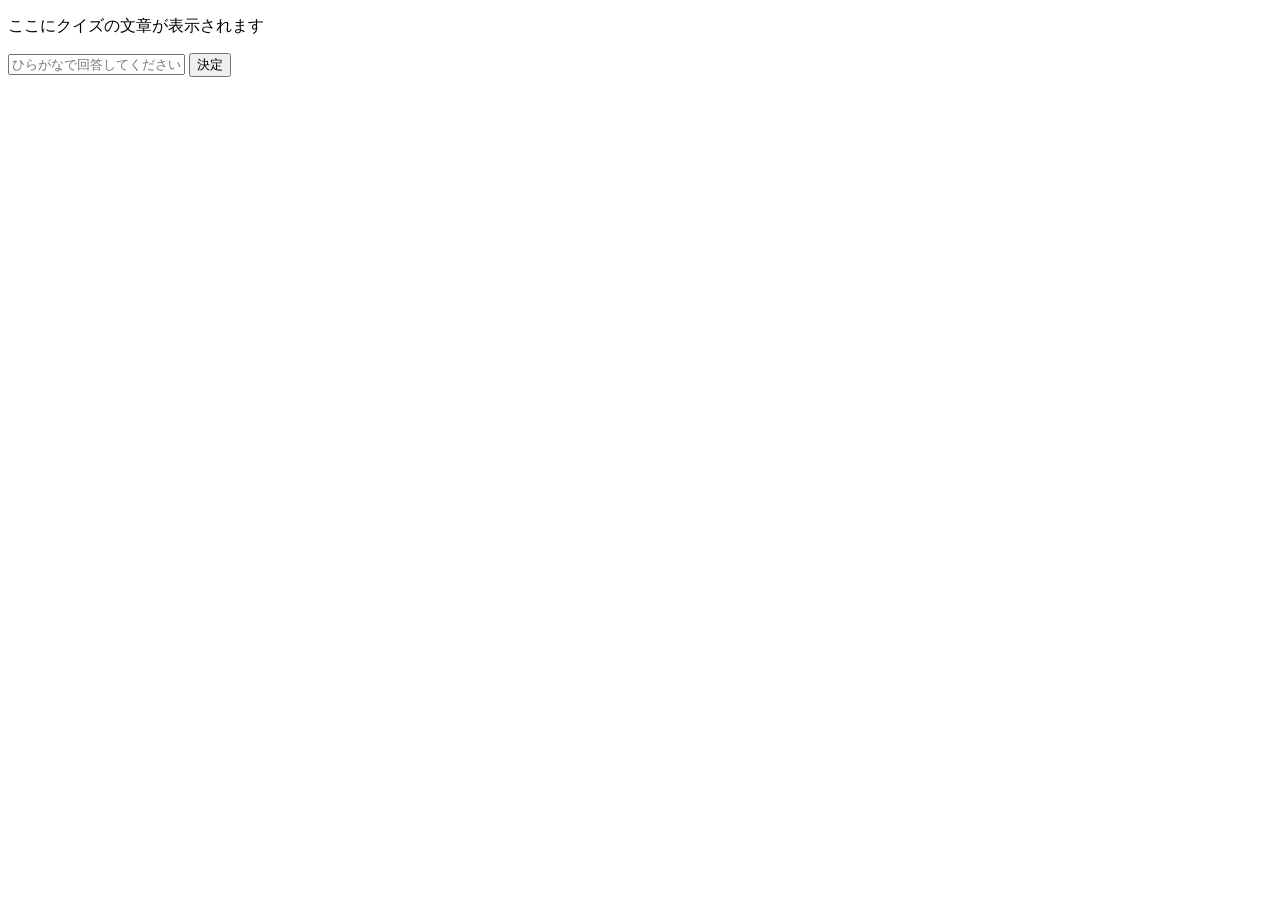
<file: you-say-app/src/main/resources/templates/quize.html>
<!DOCTYPE html>
<html xmlns:th="http://www.thymeleaf.org">

<head>
	<meta charset="UTF-8">
	<meta name="viewport" content="width=device-width, initial-scale=1.0">
	<title>QUIZE - 問題</title>
	<link rel="stylesheet" th:href="@{/css/common.css}">
	<link rel="stylesheet" th:href="@{/css/index.css}">
	<link rel="stylesheet" th:href="@{/css/top.css}">
	<link rel="stylesheet" th:href="@{/css/quize.css}">

</head>

<body class="quiz-page-container">

	<header th:replace="~{fragments/header :: header}"></header>

	<main class="quiz-main">
		<div class="card quiz-display-card">
			<p class="quiz-question-text" th:text="${question.questionText}">
				ここにクイズの文章が表示されます
			</p>
		</div>
		<form class="quiz-answer-form" th:action="@{/quize/check}" method="post">
			<input type="hidden" name="questionId" th:value="${question.questionId}" />


			<input type="text" class="quiz-input-field" name="userAnswer"
				placeholder="ひらがなで回答してください" required autocomplete="off"
				pattern="[ぁ-んー]+"
				title="ひらがなで入力してください">

			<button type="submit" class="btn btn-orange">決定</button>
		</form>
	</main>

	<footer th:replace="~{fragments/footer :: footer}"></footer>

	<script>
		document.addEventListener('DOMContentLoaded', function () {
			const savedDark = localStorage.getItem('quiz_dark_mode');
			if (savedDark === 'true') {
				document.body.classList.add('dark-mode');
			}
		});
	</script>
</body>

</html>
</file>
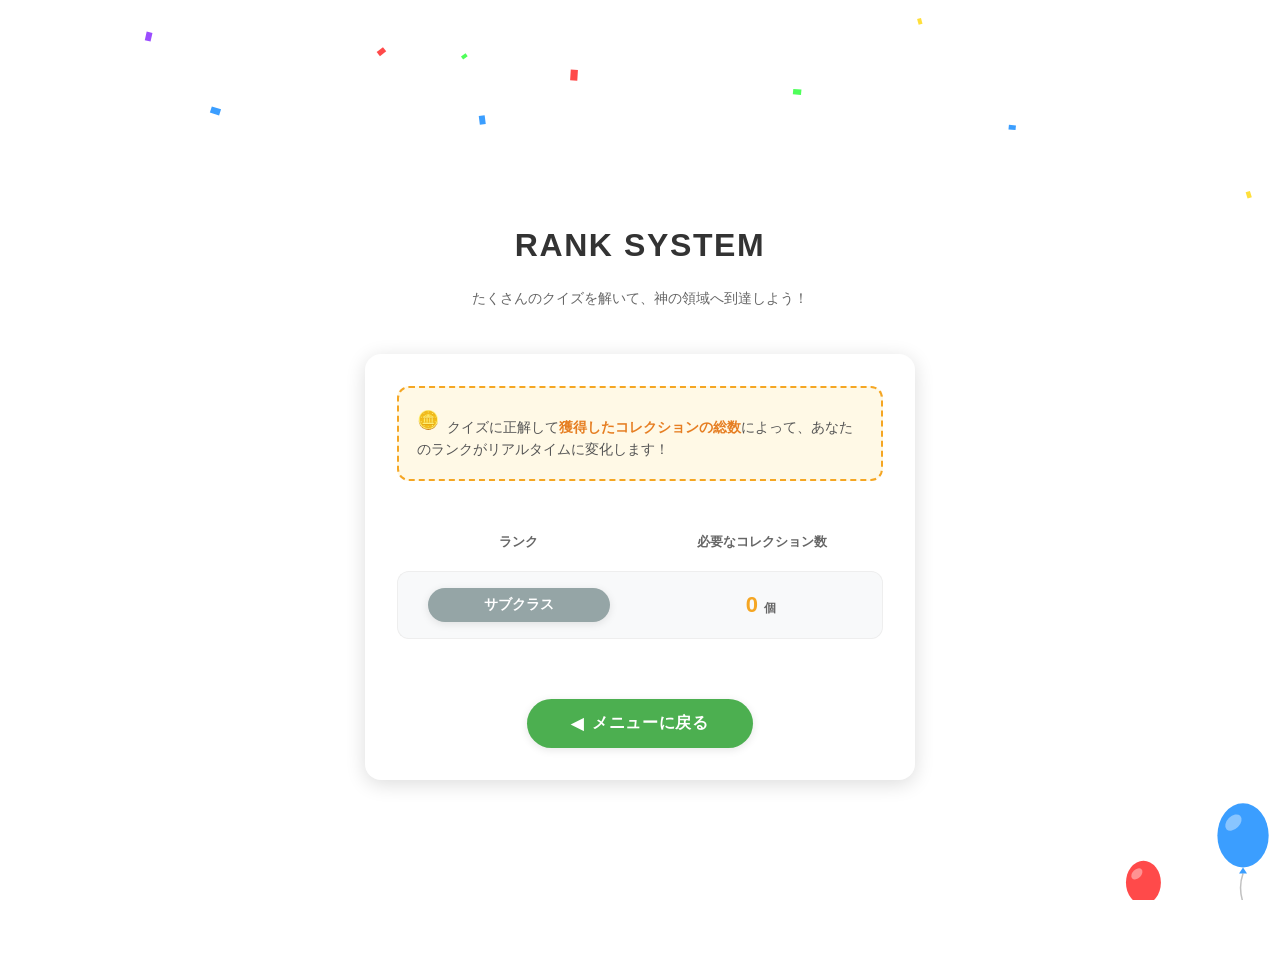
<file: you-say-app/src/main/resources/templates/rank.html>
<!DOCTYPE html>
<html xmlns:th="http://www.thymeleaf.org">
<head>
	<meta charset="UTF-8">
	<meta name="viewport" content="width=device-width, initial-scale=1.0">
	<title>RANK INFO - YOU SAY QUIZE</title>
	<link rel="stylesheet" th:href="@{/css/common.css}">
	<style>
		/* ===================================================
		   common.css の内容（未読み込み時の崩れ防止用ベーススタイル）
		   =================================================== */
		body {
			font-family: 'Noto Sans JP', sans-serif;
			color: #333;
			background: #fff;
			margin: 0;
			padding: 0;
		}
		.card {
			background: #fff;
			border-radius: 16px;
			box-shadow: 0 4px 20px rgba(0, 0, 0, 0.14);
			padding: 32px;
		}
		.btn {
			display: inline-flex;
			align-items: center;
			justify-content: center;
			padding: 14px 44px;
			border: none;
			border-radius: 50px;
			font-size: 16px;
			font-weight: 700;
			color: #fff;
			cursor: pointer;
			text-decoration: none;
			letter-spacing: 0.04em;
			transition: transform 0.15s ease, box-shadow 0.15s ease, filter 0.15s ease;
			box-shadow: 0 2px 8px rgba(0, 0, 0, 0.10);
		}
		.btn:hover {
			transform: translateY(-2px);
			box-shadow: 0 4px 20px rgba(0, 0, 0, 0.14);
			filter: brightness(1.06);
		}
		.btn-green {
			background: #4caf50;
		}
		.text-center {
			text-align: center;
		}
		.flex {
			display: flex;
		}
		.flex-col {
			flex-direction: column;
		}
		.gap-md {
			gap: 24px;
		}
		.mt-md {
			margin-top: 24px;
		}
		/* ===================================================
		   ランク説明ページ 専用スタイル
		   =================================================== */
		.rank-info-container {
			width: 100%;
			max-width: 550px;
			padding: 0 20px;
			margin: 40px auto;
		}
		/* ページタイトル */
		.page-title-area {
			margin-bottom: 32px;
		}
		.page-title {
			font-family: 'Nunito', sans-serif;
			font-size: clamp(24px, 5vw, 32px);
			font-weight: 900;
			color: #333;
			letter-spacing: 0.05em;
		}
		.page-subtitle {
			font-size: 14px;
			color: #666;
			font-weight: 500;
			margin-top: 6px;
		}
		/* ルール説明用アナウンス枠 */
		.rank-notice-box {
			padding: 18px;
			background: #fff9e6;
			/* ライトモード時の薄い黄色 */
			border: 2px dashed #f5a623;
			border-radius: 12px;
			font-size: 14px;
			color: #555;
			text-align: left;
			line-height: 1.6;
			margin-bottom: 8px;
		}
		.rank-notice-box strong {
			color: #e67e22;
			/* 視認性の高いオレンジ */
			font-weight: 700;
		}
		.notice-icon {
			font-size: 18px;
			margin-right: 4px;
			vertical-align: text-bottom;
		}
		/* テーブル構造 */
		.rank-table {
			width: 100%;
			border-collapse: separate;
			border-spacing: 0 12px;
		}
		.rank-th-row {
			color: #666;
			font-size: 13px;
			font-weight: 700;
		}
		.rank-th {
			padding: 8px 16px;
			text-align: center;
		}
		.rank-row {
			transition: transform 0.2s ease;
		}
		.rank-row:hover {
			transform: scale(1.02);
		}
		.rank-td {
			padding: 16px;
			vertical-align: middle;
		}
		/* 2列の幅均等調整 */
		.font-display-cell {
			width: 50%;
			text-align: center;
			border-top: 1px solid #eee;
			border-bottom: 1px solid #eee;
			border-left: 1px solid #eee;
			border-top-left-radius: 12px;
			border-bottom-left-radius: 12px;
			background: #f8f9fa;
			/* ライトモードでのセルの背景 */
		}
		.num-cell {
			width: 50%;
			text-align: center;
			border-top: 1px solid #eee;
			border-bottom: 1px solid #eee;
			border-right: 1px solid #eee;
			border-top-right-radius: 12px;
			border-bottom-right-radius: 12px;
			background: #f8f9fa;
		}
		/* ランクバッジベース */
		.badge-capsule {
			display: inline-flex;
			align-items: center;
			justify-content: center;
			padding: 8px 16px;
			border-radius: 30px;
			font-family: 'Noto Sans JP', sans-serif;
			font-size: 14px;
			font-weight: 700;
			color: #fff;
			/* 文字色は白 */
			box-shadow: 0 2px 8px rgba(0, 0, 0, 0.10);
			min-width: 150px;
			text-align: center;
		}
		/* どんな文字列が来ても部分一致で色が適用されるスタイル */
		[class*="サブクラス"] {
			background: #4caf50 !important;
		}
		[class*="スーパークラス"] {
			background: #4285f4 !important;
		}
		[class*="Kazuateクラス"] {
			background: #f5a623 !important;
		}
		[class*="神クラス"] {
			background: #e91e8c !important;
		}
		/* 安全対策：万が一どれにもマッチしなかった場合の初期背景色（文字の保護） */
		.badge-capsule {
			background: #95a5a6;
		}
		/* 数値部分のフォント */
		.required-num {
			font-family: 'Nunito', sans-serif;
			font-size: 22px;
			font-weight: 900;
			color: #f5a623;
		}
		.num-unit {
			font-size: 12px;
			font-weight: 700;
			color: #666;
			margin-left: 2px;
		}
		/* ===================================================
		   ダークモード時のスタイル同期
		   =================================================== */
		/* htmlタグ自体にも背景色を指定することで、画面全体の最下部白浮きを完全に防ぐ */
		html.dark-mode,
		body.dark-mode {
			background-color: #1a1a1a !important;
			color: #f5f5f5 !important;
		}
		body.dark-mode .page-title {
			color: #fff;
		}
		body.dark-mode .page-subtitle {
			color: #aaa;
		}
		body.dark-mode .rank-th {
			color: #aaa;
		}
		body.dark-mode .card {
			background: #2a2a2a;
		}
		body.dark-mode .rank-notice-box {
			background: #3a2e1b;
			border-color: #fbbc05;
			color: #ddd;
		}
		body.dark-mode .rank-notice-box strong {
			color: #fbbc05;
		}
		body.dark-mode .font-display-cell,
		body.dark-mode .num-cell {
			background: #333;
			border-color: #444;
		}
		body.dark-mode .required-num {
			color: #fbbc05;
		}
		body.dark-mode .num-unit {
			color: #aaa;
		}
		
		/* フッターや外部共通パーツのダークモード背景も同時に上書き */
		body.dark-mode footer,
		body.dark-mode .footer-container {
			background-color: #1a1a1a !important;
			color: #aaa !important;
			border-top-color: #333 !important;
		}
	</style>
</head>
<body>
	<header th:replace="~{fragments/header :: header}"></header>
	<canvas id="effectCanvas"
		style="position: fixed; top: 0; left: 0; width: 100vw; height: 100vh; pointer-events: none; z-index: 2;"></canvas>
	<main
		style="display: flex; justify-content: center; align-items: center; min-height: 100vh; padding: 40px 0; z-index: 5; position: relative;">
		<div class="rank-info-container text-center flex flex-col">
			<div class="page-title-area">
				<h2 class="page-title">RANK SYSTEM</h2>
				<p class="page-subtitle">たくさんのクイズを解いて、神の領域へ到達しよう！</p>
			</div>
			<div class="card flex flex-col gap-md">
				<div class="rank-notice-box">
					<span class="notice-icon">🪙</span>
					クイズに正解して<strong>獲得したコレクションの総数</strong>によって、あなたのランクがリアルタイムに変化します！
				</div>
				<table class="rank-table">
					<thead>
						<tr class="rank-th-row">
							<th class="rank-th">ランク</th>
							<th class="rank-th">必要なコレクション数</th>
						</tr>
					</thead>
					<tbody>
						<tr class="rank-row" th:each="rank : ${rankList}">
							<td class="rank-td font-display-cell">
								<span class="badge-capsule" th:classappend="${rank.rank_name}"
									th:text="${rank.rank_name}">
									サブクラス
								</span>
							</td>
							<td class="rank-td num-cell">
								<span class="required-num" th:text="${rank.required_number}">0</span>
								<span class="num-unit">個</span>
							</td>
						</tr>
					</tbody>
				</table>
				<div class="mt-md">
					<button type="button" class="btn btn-green" th:onclick="|location.href='@{/}'|">
						<span style="margin-right: 8px;">◀</span>メニューに戻る
					</button>
				</div>
			</div>
		</div>
	</main>
	<footer th:replace="~{fragments/footer :: footer}" style="z-index: 5; position: relative;"></footer>
	<script>
		// ローカルストレージからダークモード設定を読み込み、htmlとbodyの両方にクラスを適用する
		const savedDark = localStorage.getItem('quiz_dark_mode');
		if (savedDark === 'true') {
			document.documentElement.classList.add('dark-mode'); // <html> タグ
			document.body.classList.add('dark-mode');            // <body> タグ
		}
		let isEffectEnabled = true;
		let currentEffectType = 'all';
		const savedEffectEnabled = localStorage.getItem('quiz_effect_enabled');
		if (savedEffectEnabled !== null) {
			isEffectEnabled = (savedEffectEnabled === 'true');
		}
		const savedEffectType = localStorage.getItem('quiz_effect_type');
		if (savedEffectType !== null) {
			currentEffectType = savedEffectType;
		}
		// === 背景アニメーション（Canvas制御） ===
		const canvas = document.getElementById('effectCanvas');
		const ctx = canvas.getContext('2d');
		function resizeCanvas() {
			canvas.width = window.innerWidth;
			canvas.height = window.innerHeight;
		}
		window.addEventListener('resize', resizeCanvas);
		resizeCanvas();
		const confettis = [];
		const balloons = [];
		const colors = ['#ff4a4a', '#3b9eff', '#4fff5a', '#ffdf3b', '#ff63ca', '#9b4dff'];
		class Confetti {
			constructor() {
				this.x = Math.random() * canvas.width;
				this.y = Math.random() * canvas.height - canvas.height;
				this.size = Math.random() * 6 + 5;
				this.color = colors[Math.floor(Math.random() * colors.length)];
				this.speedX = Math.random() * 2 - 1;
				this.speedY = Math.random() * 2 + 1.5;
				this.rotation = Math.random() * 360;
				this.rotationSpeed = Math.random() * 4 - 2;
			}
			update() {
				this.y += this.speedY;
				this.x += Math.sin(this.y / 20) * 0.5 + this.speedX;
				this.rotation += this.rotationSpeed;
				if (this.y > canvas.height) {
					this.y = -20;
					this.x = Math.random() * canvas.width;
				}
			}
			draw() {
				ctx.save();
				ctx.translate(this.x, this.y);
				ctx.rotate(this.rotation * Math.PI / 180);
				ctx.fillStyle = this.color;
				ctx.fillRect(-this.size / 2, -this.size / 2, this.size, this.size / 1.5);
				ctx.restore();
			}
		}
		class Balloon {
			constructor() {
				this.reset();
				this.y = canvas.height + Math.random() * canvas.height;
			}
			reset() {
				this.x = Math.random() * canvas.width;
				this.y = canvas.height + 50;
				this.radius = Math.random() * 15 + 20;
				this.color = colors[Math.floor(Math.random() * colors.length)];
				this.speedY = Math.random() * 0.8 + 0.6;
				this.swingSpeed = Math.random() * 0.02 + 0.01;
				this.swingRange = Math.random() * 2 + 1;
				this.swingSeed = Math.random() * 100;
			}
			update() {
				this.y -= this.speedY;
				this.swingSeed += this.swingSpeed;
				this.x += Math.sin(this.swingSeed) * 0.3;
				if (this.y < -60) {this.reset();}
			}
			draw() {
				ctx.save();
				ctx.beginPath();
				ctx.ellipse(this.x, this.y, this.radius * 0.8, this.radius, 0, 0, Math.PI * 2);
				ctx.fillStyle = this.color;
				ctx.fill();
				ctx.beginPath();
				ctx.moveTo(this.x, this.y + this.radius);
				ctx.lineTo(this.x - 4, this.y + this.radius + 6);
				ctx.lineTo(this.x + 4, this.y + this.radius + 6);
				ctx.closePath();
				ctx.fillStyle = this.color;
				ctx.fill();
				ctx.beginPath();
				ctx.moveTo(this.x, this.y + this.radius + 6);
				ctx.quadraticCurveTo(this.x - 5, this.y + this.radius + 20, this.x, this.y + this.radius + 35);
				ctx.strokeStyle = 'rgba(100,100,100,0.4)';
				ctx.lineWidth = 1.5;
				ctx.stroke();
				ctx.beginPath();
				ctx.ellipse(this.x - this.radius * 0.3, this.y - this.radius * 0.4, this.radius * 0.2, this.radius * 0.3, Math.PI / 4, 0, Math.PI * 2);
				ctx.fillStyle = 'rgba(255,255,255,0.4)';
				ctx.fill();
				ctx.restore();
			}
		}
		for (let i = 0; i < 50; i++) confettis.push(new Confetti());
		for (let i = 0; i < 12; i++) balloons.push(new Balloon());
		function animate() {
			if (isEffectEnabled) {
				ctx.clearRect(0, 0, canvas.width, canvas.height);
				if (currentEffectType === 'all' || currentEffectType === 'balloon') {
					balloons.forEach(b => {b.update(); b.draw();});
				}
				if (currentEffectType === 'all' || currentEffectType === 'confetti') {
					confettis.forEach(c => {c.update(); c.draw();});
				}
			}
			requestAnimationFrame(animate);
		}
		animate();
	</script>
</body>
</html>
</file>
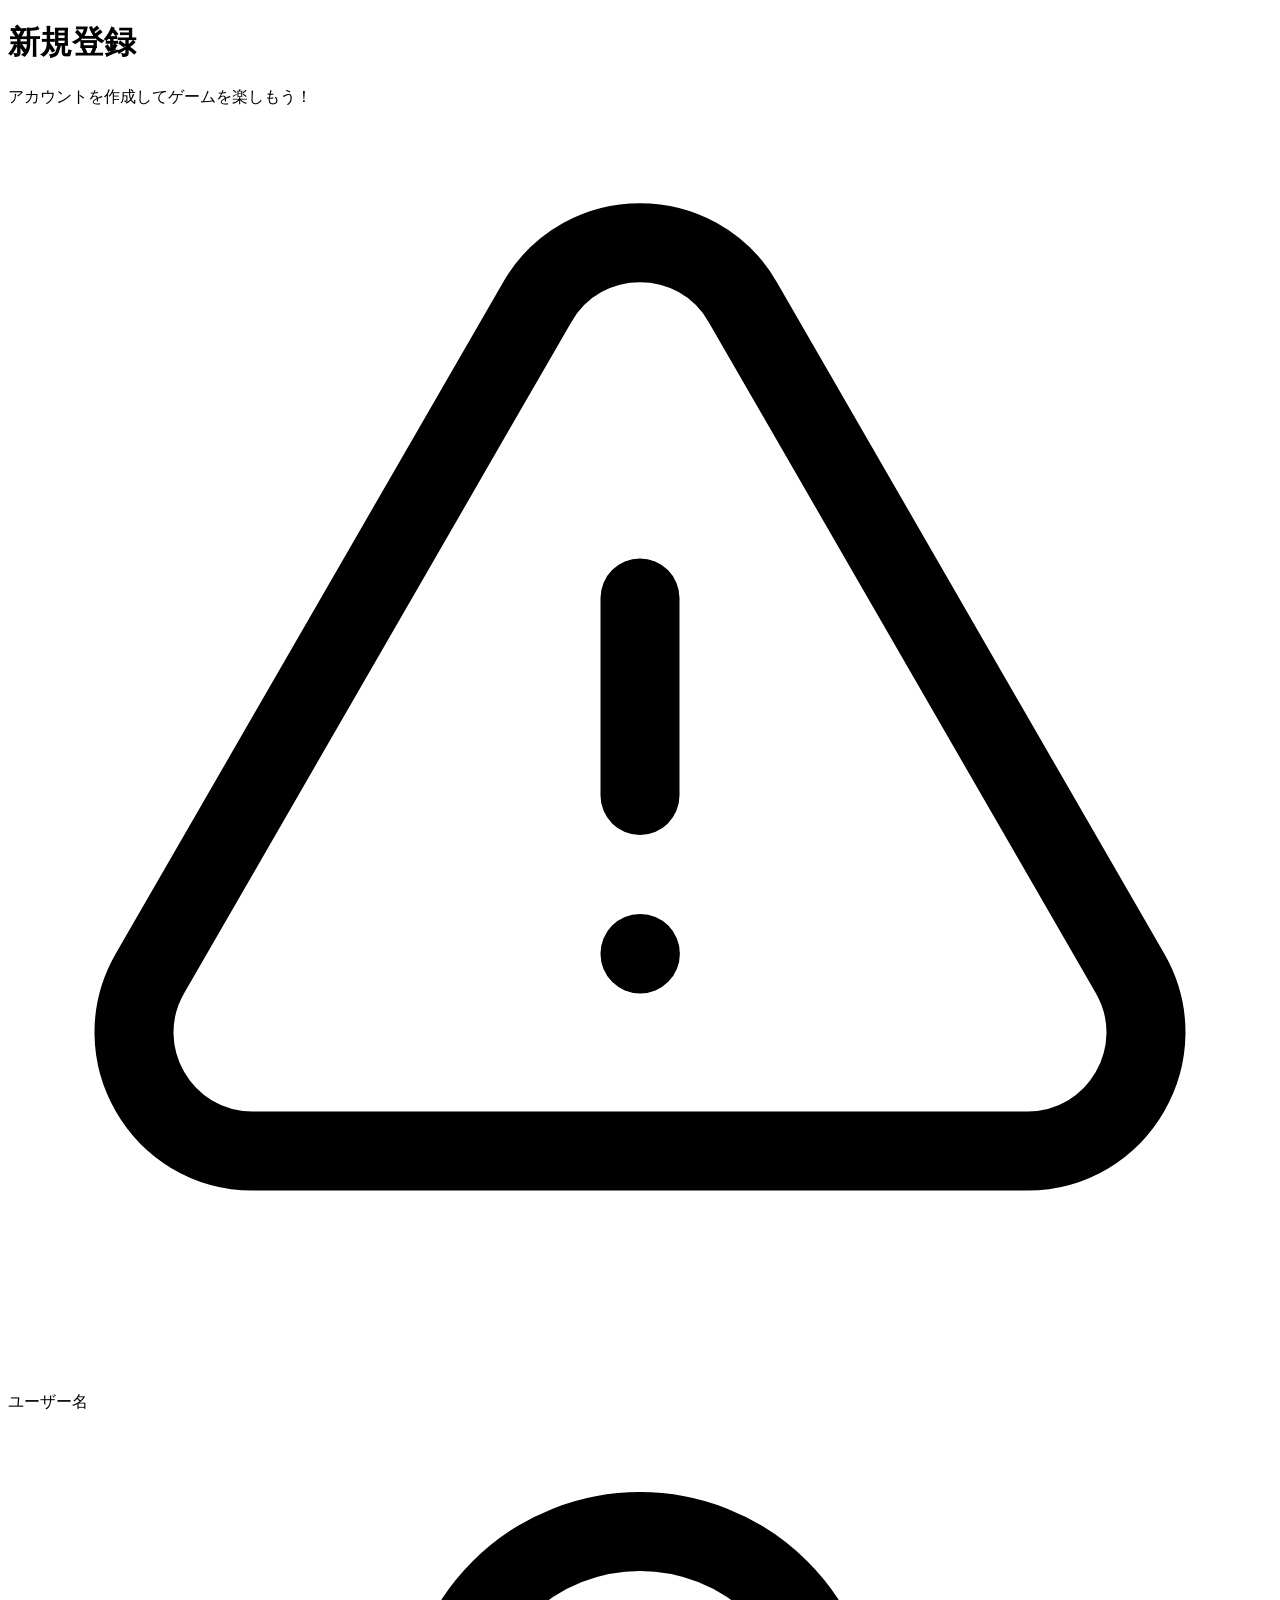
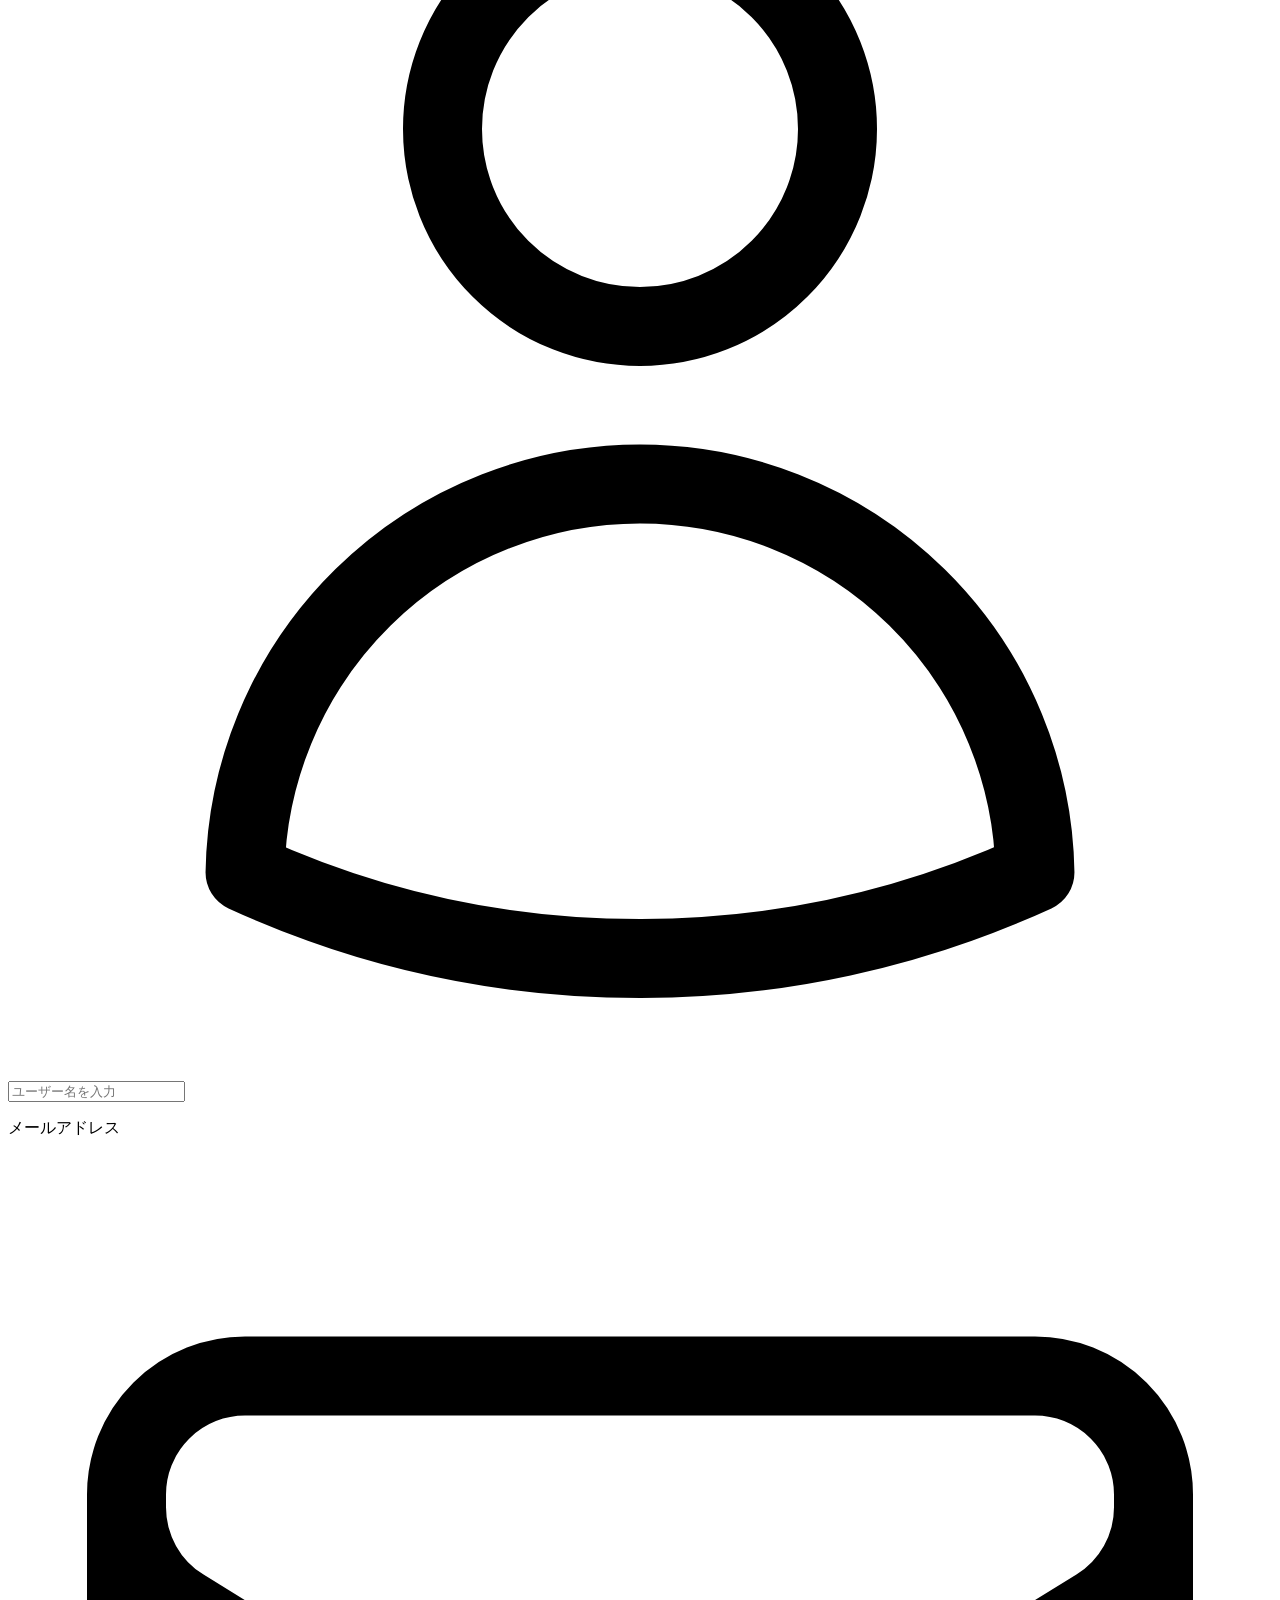
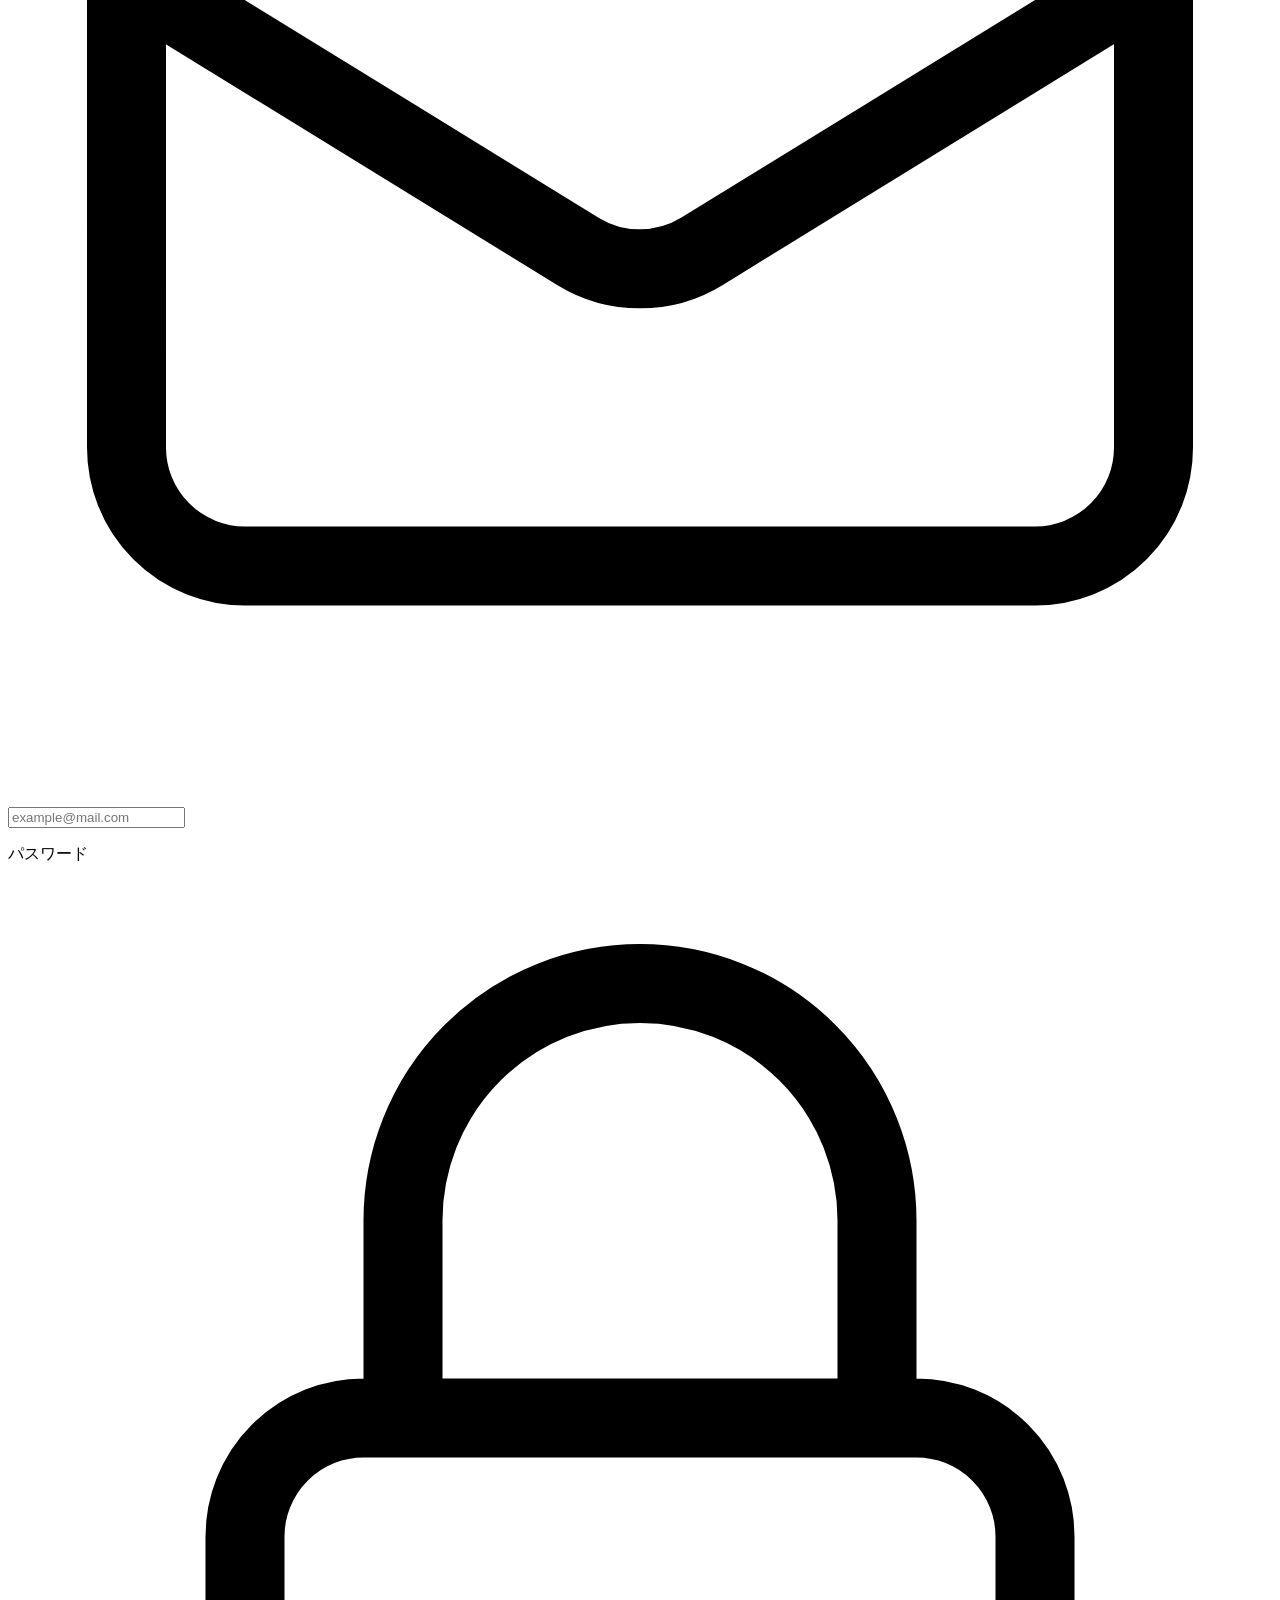
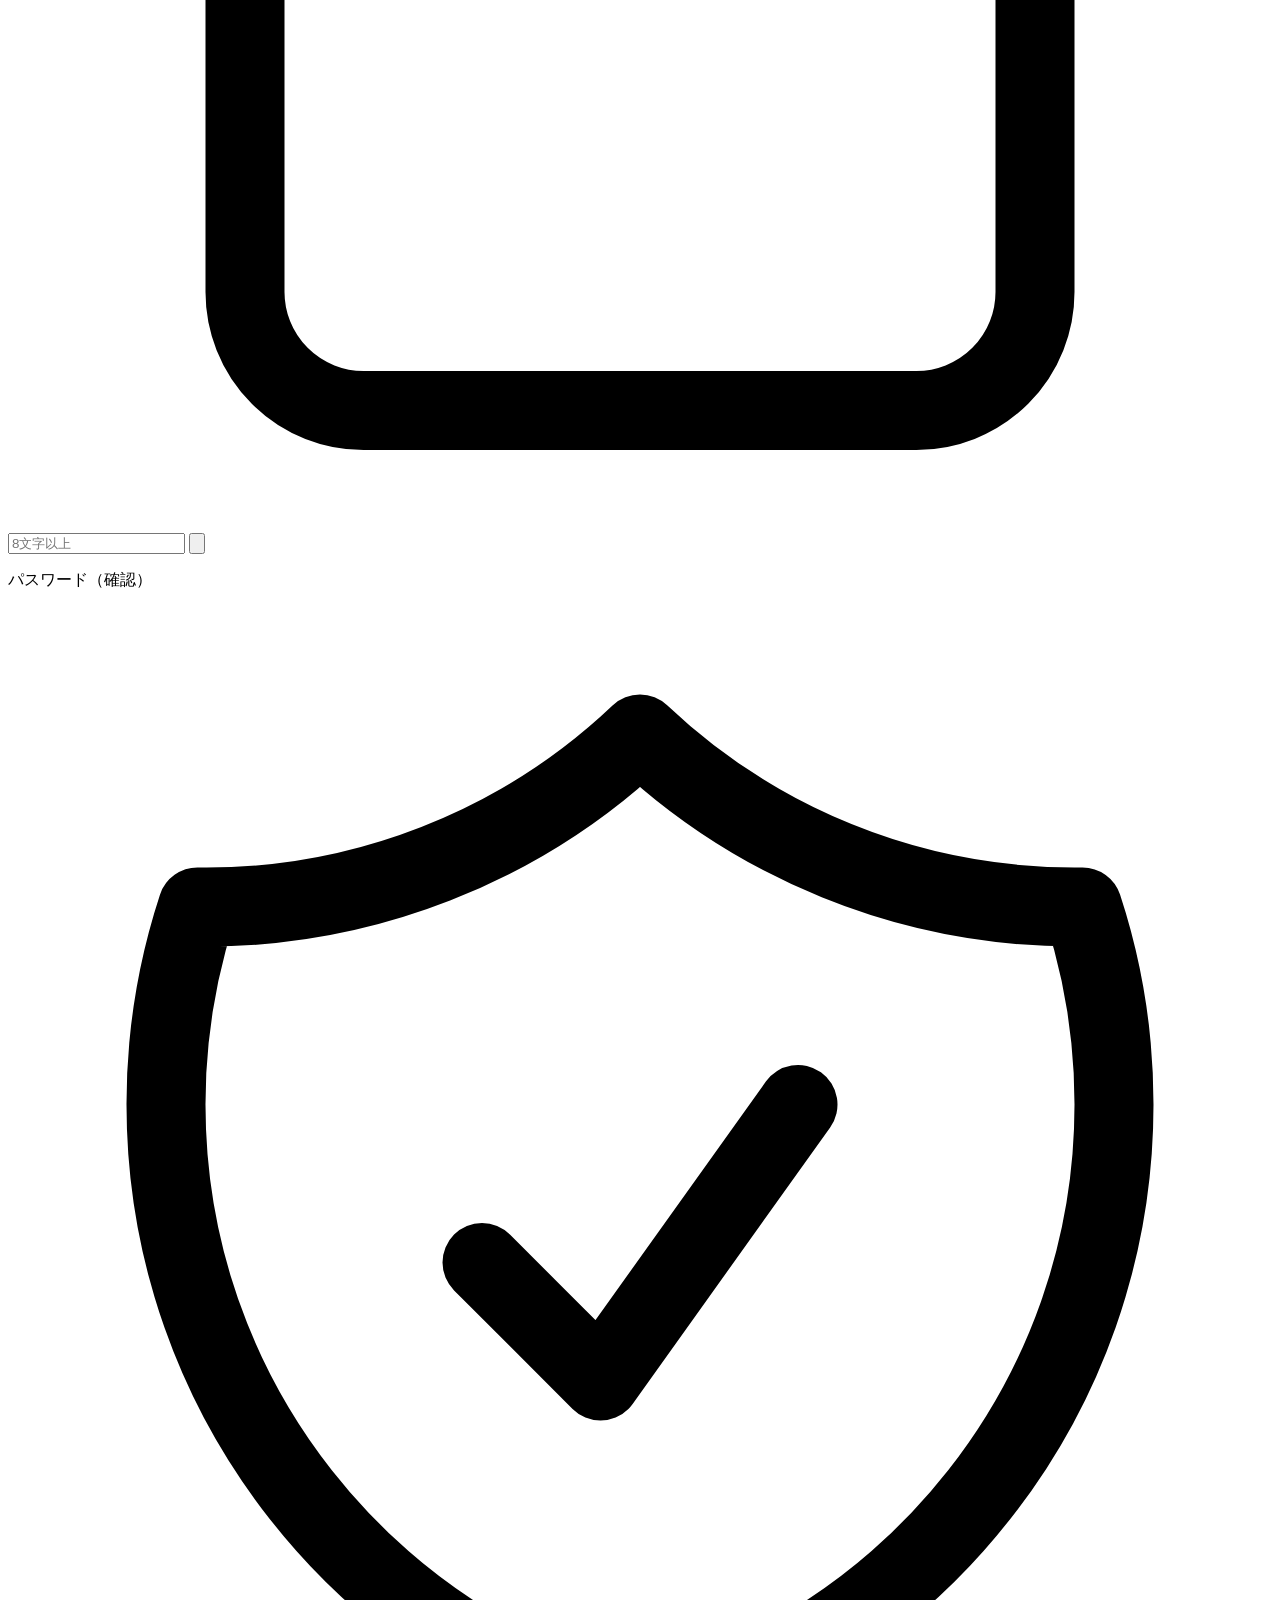
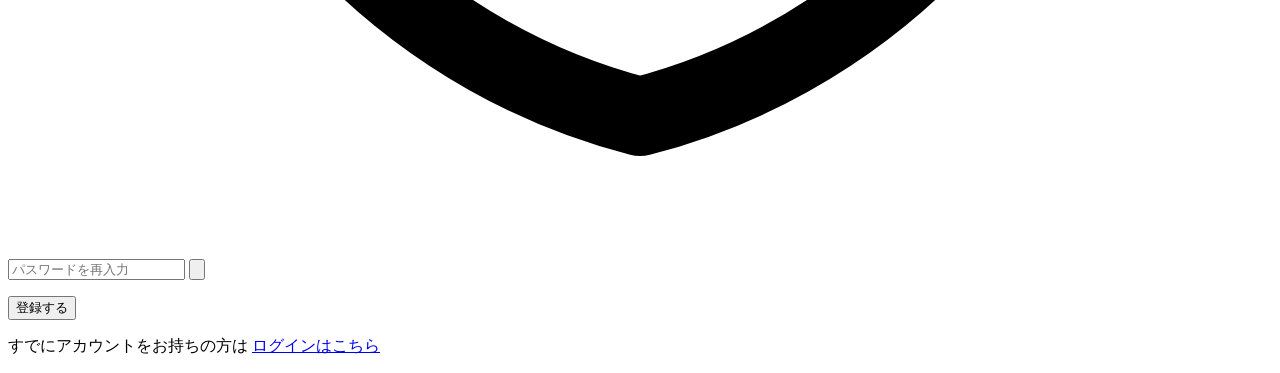
<file: you-say-app/src/main/resources/templates/registration.html>
<!DOCTYPE html>
<html xmlns:th="http://www.thymeleaf.org">

<head>
	<meta charset="UTF-8">
	<meta name="viewport" content="width=device-width, initial-scale=1.0">
	<title>新規登録 | YOU SAY QUIZE</title>
	<link rel="stylesheet" th:href="@{/css/common.css}">
	<link rel="stylesheet" th:href="@{/css/registration.css}">
</head>

<body>

	<div class="reg-page">

		<!-- ヘッダー -->
		<header th:replace="~{fragments/header :: header}"></header>

		<!-- メインコンテンツ -->
		<main class="reg-main">

			<!-- タイトル -->
			<div class="reg-title-wrap">
				<h1 class="reg-title">新規登録</h1>
				<p class="reg-subtitle">アカウントを作成してゲームを楽しもう！</p>
			</div>
			<!-- エラーメッセージを表示 -->
			<div class="error-banner" th:if="${errorMassage != null}">
			    <svg xmlns="http://www.w3.org/2000/svg" fill="none" viewBox="0 0 24 24"
			         stroke-width="1.5" stroke="currentColor" class="error-banner__icon">
			        <path stroke-linecap="round" stroke-linejoin="round"
			              d="M12 9v3.75m-9.303 3.376c-.866 1.5.217 3.374 1.948 3.374h14.71c1.73 0 2.813-1.874 1.948-3.374L13.949 3.378c-.866-1.5-3.032-1.5-3.898 0L2.697 16.126ZM12 15.75h.007v.008H12v-.008Z"/>
			    </svg>
			    <span th:text="${errorMassage}"></span>
			</div>
			<!-- 登録フォームカード -->
				<form th:action="@{/registration/new}" method="post" class="reg-form">

					<!-- ユーザー名 -->
					<div class="form-group">
						<label for="username">ユーザー名</label>
						<div class="input-wrapper">
							<svg class="input-icon" xmlns="http://www.w3.org/2000/svg" fill="none" viewBox="0 0 24 24"
								stroke-width="1.5" stroke="currentColor">
								<path stroke-linecap="round" stroke-linejoin="round"
									d="M15.75 6a3.75 3.75 0 1 1-7.5 0 3.75 3.75 0 0 1 7.5 0ZM4.501 20.118a7.5 7.5 0 0 1 14.998 0A17.933 17.933 0 0 1 12 21.75c-2.676 0-5.216-.584-7.499-1.632Z" />
							</svg>
							<input type="text" id="username" name="username"
								th:value="${form != null ? form.username : ''}" placeholder="ユーザー名を入力" required
								maxlength="20">
						</div>
						<p class="field-error" th:if="${errors != null and errors.username != null}"
							th:text="${errors.username}"></p>
					</div>

					<!-- メールアドレス -->
					<div class="form-group">
						<label for="mail">メールアドレス</label>
						<div class="input-wrapper">
							<svg class="input-icon" xmlns="http://www.w3.org/2000/svg" fill="none" viewBox="0 0 24 24"
								stroke-width="1.5" stroke="currentColor">
								<path stroke-linecap="round" stroke-linejoin="round"
									d="M21.75 6.75v10.5a2.25 2.25 0 0 1-2.25 2.25h-15a2.25 2.25 0 0 1-2.25-2.25V6.75m19.5 0A2.25 2.25 0 0 0 19.5 4.5h-15a2.25 2.25 0 0 0-2.25 2.25m19.5 0v.243a2.25 2.25 0 0 1-1.07 1.916l-7.5 4.615a2.25 2.25 0 0 1-2.36 0L3.32 8.91a2.25 2.25 0 0 1-1.07-1.916V6.75" />
							</svg>
							<input type="email" id="mail" name="mail" th:value="${form != null ? form.mail : ''}"
								placeholder="example@mail.com" required>
						</div>
						<p class="field-error" th:if="${errors != null and errors.mail != null}"
							th:text="${errors.mail}"></p>
					</div>

					<!-- パスワード -->
					<div class="form-group">
						<label for="password">パスワード</label>
						<div class="input-wrapper password-wrapper">
							<svg class="input-icon" xmlns="http://www.w3.org/2000/svg" fill="none" viewBox="0 0 24 24"
								stroke-width="1.5" stroke="currentColor">
								<path stroke-linecap="round" stroke-linejoin="round"
									d="M16.5 10.5V6.75a4.5 4.5 0 1 0-9 0v3.75m-.75 11.25h10.5a2.25 2.25 0 0 0 2.25-2.25v-6.75a2.25 2.25 0 0 0-2.25-2.25H6.75a2.25 2.25 0 0 0-2.25 2.25v6.75a2.25 2.25 0 0 0 2.25 2.25Z" />
							</svg>
							<input type="password" id="password" name="password" placeholder="8文字以上" required
								minlength="8">
							<button type="button" class="toggle-password" id="togglePassword" aria-label="パスワードを表示する">
								<svg id="eyeIcon" xmlns="http://www.w3.org/2000/svg" fill="none" viewBox="0 0 24 24"
									stroke-width="1.5" stroke="currentColor">
									<path stroke-linecap="round" stroke-linejoin="round"
										d="M2.036 12.322a1.012 1.012 0 0 1 0-.639C3.423 7.51 7.36 4.5 12 4.5c4.638 0 8.573 3.007 9.963 7.178.07.207.07.431 0 .639C20.577 16.49 16.64 19.5 12 19.5c-4.638 0-8.573-3.007-9.963-7.178Z" />
									<path stroke-linecap="round" stroke-linejoin="round"
										d="M15 12a3 3 0 1 1-6 0 3 3 0 0 1 6 0Z" />
								</svg>
							</button>
						</div>
						<p class="field-error" th:if="${errors != null and errors.password != null}"
							th:text="${errors.password}"></p>
					</div>

					<!-- パスワード確認 -->
					<div class="form-group">
						<label for="passwordConfirm">パスワード（確認）</label>
						<div class="input-wrapper password-wrapper">
							<svg class="input-icon" xmlns="http://www.w3.org/2000/svg" fill="none" viewBox="0 0 24 24"
								stroke-width="1.5" stroke="currentColor">
								<path stroke-linecap="round" stroke-linejoin="round"
									d="M9 12.75 11.25 15 15 9.75m-3-7.036A11.959 11.959 0 0 1 3.598 6 11.99 11.99 0 0 0 3 9.749c0 5.592 3.824 10.29 9 11.623 5.176-1.332 9-6.03 9-11.622 0-1.31-.21-2.571-.598-3.751h-.152c-3.196 0-6.1-1.248-8.25-3.285Z" />
							</svg>
							<input type="password" id="passwordConfirm" name="passwordConfirm" placeholder="パスワードを再入力"
								required>
							<button type="button" class="toggle-password" id="togglePasswordConfirm"
								aria-label="パスワードを表示する">
								<svg id="eyeIconConfirm" xmlns="http://www.w3.org/2000/svg" fill="none"
									viewBox="0 0 24 24" stroke-width="1.5" stroke="currentColor">
									<path stroke-linecap="round" stroke-linejoin="round"
										d="M2.036 12.322a1.012 1.012 0 0 1 0-.639C3.423 7.51 7.36 4.5 12 4.5c4.638 0 8.573 3.007 9.963 7.178.07.207.07.431 0 .639C20.577 16.49 16.64 19.5 12 19.5c-4.638 0-8.573-3.007-9.963-7.178Z" />
									<path stroke-linecap="round" stroke-linejoin="round"
										d="M15 12a3 3 0 1 1-6 0 3 3 0 0 1 6 0Z" />
								</svg>
							</button>
						</div>
						<p class="field-error" id="confirmError"></p>
						<p class="field-error" th:if="${errors != null and errors.passwordConfirm != null}"
							th:text="${errors.passwordConfirm}"></p>
					</div>

					<!-- グローバルエラー -->
					<p class="global-error" th:if="${errMsg != null}" th:text="${errMsg}"></p>

					<!-- 送信ボタン -->
					<button type="submit" class="btn btn-red btn-register">登録する</button>

					<!-- ログインへ -->
					<p class="reg-login-link">
						すでにアカウントをお持ちの方は
						<a href="/" class="link-underline">ログインはこちら</a>
					</p>

				</form>
			</div>

		</main>

		<!-- フッター -->
		<footer th:replace="~{fragments/footer :: footer}"></footer>

	</div>

	<script>
		/* ---- パスワード表示切り替え（共通ヘルパー） ---- */
		const eyeOpenPath = `<path stroke-linecap="round" stroke-linejoin="round" d="M2.036 12.322a1.012 1.012 0 0 1 0-.639C3.423 7.51 7.36 4.5 12 4.5c4.638 0 8.573 3.007 9.963 7.178.07.207.07.431 0 .639C20.577 16.49 16.64 19.5 12 19.5c-4.638 0-8.573-3.007-9.963-7.178Z" /><path stroke-linecap="round" stroke-linejoin="round" d="M15 12a3 3 0 1 1-6 0 3 3 0 0 1 6 0Z" />`;
		const eyeClosedPath = `<path stroke-linecap="round" stroke-linejoin="round" d="M3.98 8.223A10.477 10.477 0 0 0 1.934 12C3.226 16.338 7.244 19.5 12 19.5c.993 0 1.953-.138 2.863-.395M6.228 6.228A10.451 10.451 0 0 1 12 4.5c4.756 0 8.773 3.162 10.065 7.498a10.522 10.522 0 0 1-4.293 5.774M6.228 6.228 3 3m3.228 3.228 3.65 3.65m7.894 7.894L21 21m-3.228-3.228-3.65-3.65m0 0a3 3 0 1 0-4.243-4.243m4.242 4.242L9.88 9.88" />`;

		function setupToggle(btnId, inputId, iconId) {
			const btn = document.getElementById(btnId);
			const input = document.getElementById(inputId);
			const icon = document.getElementById(iconId);
			btn.addEventListener('click', () => {
				if (input.type === 'password') {
					input.type = 'text';
					icon.innerHTML = eyeClosedPath;
					btn.setAttribute('aria-label', 'パスワードを非表示にする');
				} else {
					input.type = 'password';
					icon.innerHTML = eyeOpenPath;
					btn.setAttribute('aria-label', 'パスワードを表示する');
				}
			});
		}

		setupToggle('togglePassword', 'password', 'eyeIcon');
		setupToggle('togglePasswordConfirm', 'passwordConfirm', 'eyeIconConfirm');

		/* ---- パスワード一致バリデーション ---- */
		const passwordInput = document.getElementById('password');
		const confirmInput = document.getElementById('passwordConfirm');
		const confirmError = document.getElementById('confirmError');

		function checkMatch() {
			if (confirmInput.value && passwordInput.value !== confirmInput.value) {
				confirmError.textContent = 'パスワードが一致しません';
			} else {
				confirmError.textContent = '';
			}
		}

		passwordInput.addEventListener('input', checkMatch);
		confirmInput.addEventListener('input', checkMatch);

		/* ---- フォーム送信前チェック ---- */
		document.querySelector('.reg-form').addEventListener('submit', (e) => {
			if (passwordInput.value !== confirmInput.value) {
				e.preventDefault();
				confirmError.textContent = 'パスワードが一致しません';
				confirmInput.focus();
			}
		});
	</script>

</body>

</html>
</file>
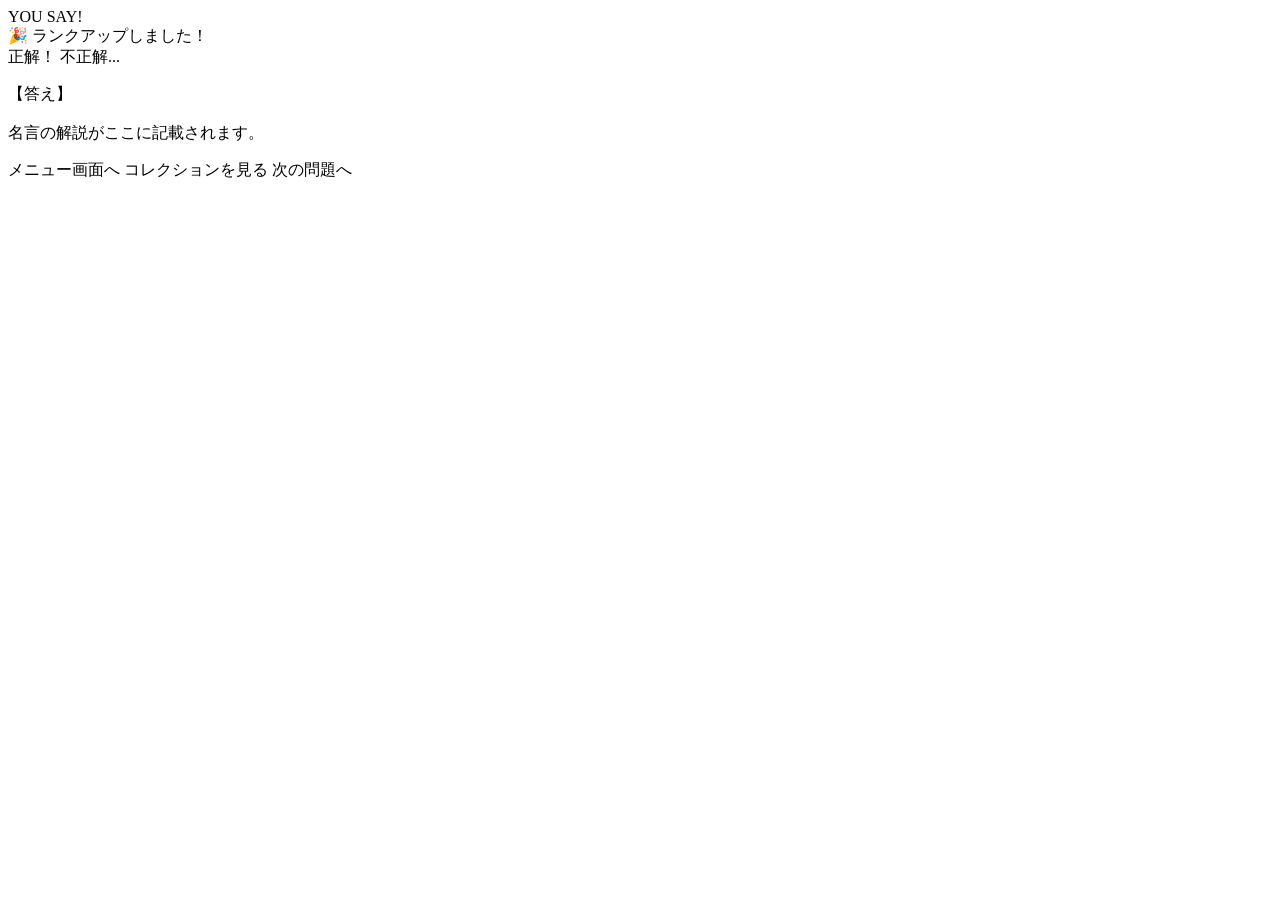
<file: you-say-app/src/main/resources/templates/result.html>
<!DOCTYPE html>
<html xmlns:th="http://www.thymeleaf.org">

<head>
	<meta charset="UTF-8">
	<meta name="viewport" content="width=device-width, initial-scale=1.0">
	<title>QUIZE - 結果発表</title>
	<link rel="stylesheet" th:href="@{/css/common.css}">
	<link rel="stylesheet" th:href="@{/css/index.css}">
	<link rel="stylesheet" th:href="@{/css/top.css}">
	<link rel="stylesheet" th:href="@{/css/result.css}">

</head>

<body class="result-page-container">

	<div class="quiz-success-overlay" id="quizSuccessOverlay" th:if="${isCorrect}">
		<div class="quiz-success-text">YOU SAY!</div>
	</div>

	<header th:replace="~{fragments/header :: header}"></header>
	<div th:if="${rankUp != null}" id="rankUpToast" class="rank-up-toast">
		🎉 ランクアップしました！
	</div>
	<main class="result-main">
		<div class="result-status-title">
			<span th:if="${isCorrect}" class="status-correct">正解！</span>
			<span th:unless="${isCorrect}" class="status-incorrect">不正解...</span>
		</div>
		<div class="card explanation-display-card">
			<p class="explanation-inner-text">
				【答え】 <span class="correct-answer-highlight" th:text="${answer}"></span><br><br>
				名言の解説がここに記載されます。
			</p>
		</div>
		<div class="result-button-group">
			<a th:href="@{/tomenu}" class="btn btn-red">メニュー画面へ</a>
			<a th:href="@{/tocollection}" class="btn btn-blue">コレクションを見る</a>
			<a th:href="@{/onemore}" class="btn btn-orange"
				th:if="${questions != null && #lists.size(questions) > 1}">次の問題へ</a>
		</div>
	</main>

	<footer th:replace="~{fragments/footer :: footer}"></footer>

	<script th:if="${isCorrect}">
		const overlay = document.getElementById('quizSuccessOverlay');
		if (overlay) {
			for (let i = 0; i < 35; i++) {
				const sparkle = document.createElement('div');
				sparkle.classList.add('quiz-custom-sparkle');
				const angle = Math.random() * Math.PI * 2;
				const distance = 140 + Math.random() * 240;
				const tx = Math.cos(angle) * distance + 'px';
				const ty = Math.sin(angle) * distance + 'px';
				sparkle.style.left = '50%';
				sparkle.style.top = '35%';
				sparkle.style.setProperty('--tx', tx);
				sparkle.style.setProperty('--ty', ty);
				sparkle.style.transform = 'translate(-50%, -50%)';
				const colors = ['#fbbc05', '#4285f4', '#e8453c', '#34a853', '#e91e8c'];
				sparkle.style.background = colors[Math.floor(Math.random() * colors.length)];
				overlay.appendChild(sparkle);
			}
		}
	</script>

	<script>
		document.addEventListener('DOMContentLoaded', function () {
			const savedDark = localStorage.getItem('quiz_dark_mode');
			if (savedDark === 'true') {
				document.body.classList.add('dark-mode');
			}
		});


	</script>
	<script th:if="${rankUp != null}">
		document.addEventListener('DOMContentLoaded', function () {
			const toast = document.getElementById('rankUpToast');
			if (toast) {
				setTimeout(() => toast.classList.add('show'), 100);
				setTimeout(() => toast.classList.remove('show'), 2500);
			}
		});
	</script>
</body>

</html>
</file>
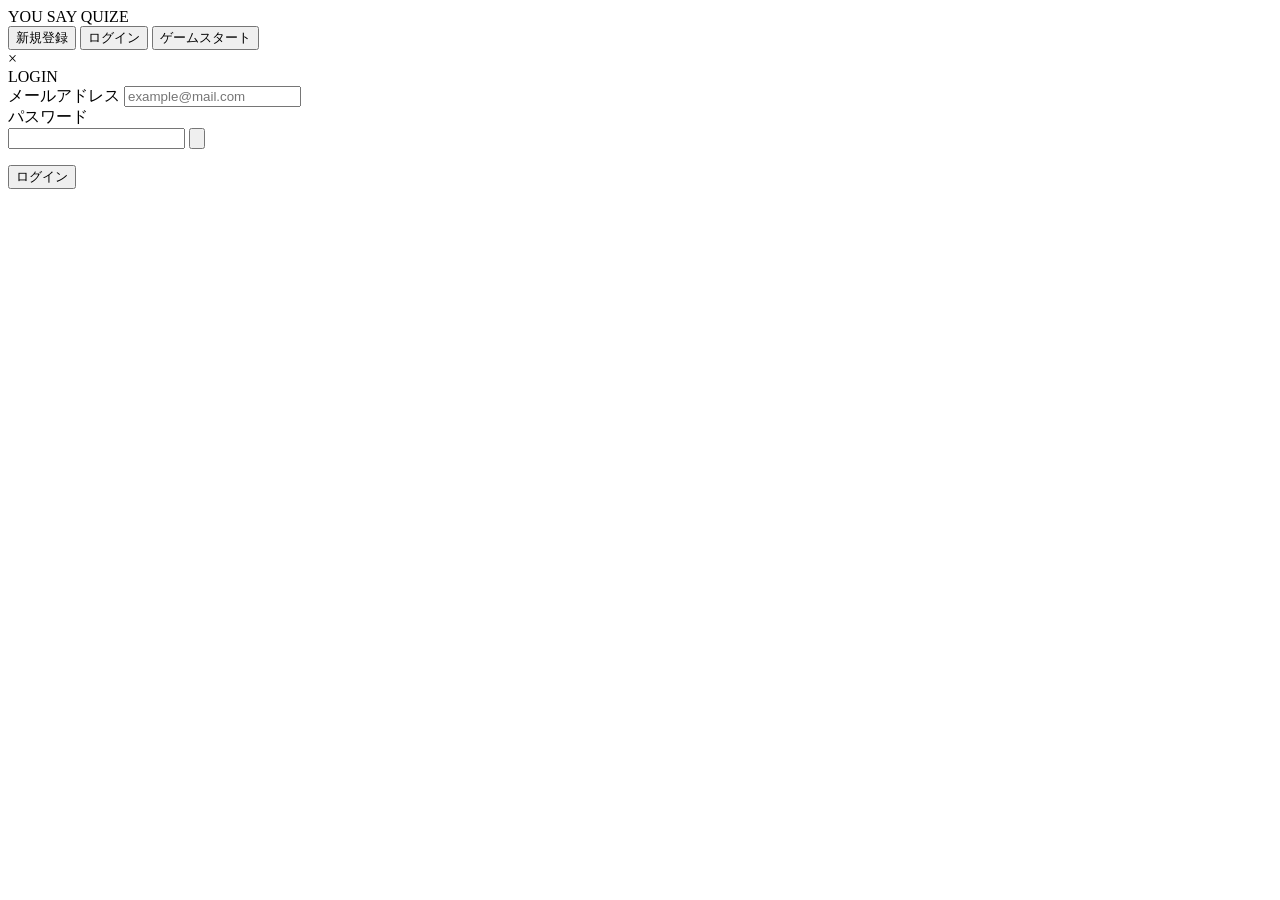
<file: you-say-app/src/main/resources/templates/top.html>
<!DOCTYPE html>
<html xmlns:th="http://www.thymeleaf.org">

<head>
	<meta charset="UTF-8">
	<meta name="viewport" content="width=device-width, initial-scale=1.0">
	<title>YOU SAY QUIZE</title>
	<link rel="stylesheet" th:href="@{/css/common.css}">
	<link rel="stylesheet" th:href="@{/css/top.css}">
</head>

<body>

	<div class="top-page">

		<!-- ヘッダー -->
		<header th:replace="~{fragments/header :: header}"></header>


		<!-- メインコンテンツ -->
		<main class="top-main">

			<!-- タイトルロゴ -->
			<div class="top-logo">
				<span class="top-logo-word">
					<span>Y</span><span>O</span><span>U</span>
				</span>
				<span class="top-logo-word">
					<span>S</span><span>A</span><span>Y</span>
				</span>
				<span class="top-logo-word">
					<span>Q</span><span>U</span><span>I</span><span>Z</span><span>E</span>
				</span>
			</div>

			<!-- ボタン -->
			<div class="top-actions">
				<button class="btn btn-red" onclick="location.href='/registration'">新規登録</button>

				<button th:if="${session.loginUser == null}" class="btn btn-orange" id="openLogin">ログイン</button>

				<button th:unless="${session.loginUser == null}" class="btn btn-orange"
					onclick="location.href='/'">ゲームスタート</button>
			</div>


		</main>
		<div class="green-bar"></div>
		<div class="modal-overlay" id="loginModal">
			<div class="modal-content">
				<span class="close-btn" id="closeLogin">&times;</span>
				<div class="modal-header">LOGIN</div>
				<form th:action="@{/login}" method="post">
					<div class="form-group">
						<label>メールアドレス</label>
						<input type="email" name="mail" th:value="${email}" placeholder="example@mail.com" required>
					</div>
					<div class="form-group">
						<label>パスワード</label>
						<div class="password-wrapper">
							<input type="password" name="password" id="passwordInput" required>
							<button type="button" class="toggle-password" id="togglePassword" aria-label="パスワードを表示する">
								<svg id="eyeIcon" xmlns="http://www.w3.org/2000/svg" fill="none" viewBox="0 0 24 24"
									stroke-width="1.5" stroke="currentColor">
									<path stroke-linecap="round" stroke-linejoin="round"
										d="M2.036 12.322a1.012 1.012 0 0 1 0-.639C3.423 7.51 7.36 4.5 12 4.5c4.638 0 8.573 3.007 9.963 7.178.07.207.07.431 0 .639C20.577 16.49 16.64 19.5 12 19.5c-4.638 0-8.573-3.007-9.963-7.178Z" />
									<path stroke-linecap="round" stroke-linejoin="round"
										d="M15 12a3 3 0 1 1-6 0 3 3 0 0 1 6 0Z" />
								</svg>
							</button>
						</div>
					</div>
					<div>
						<p id="errMsg" th:text="${err}" style="color:red;"></p>
					</div>
					<button type="submit" class="btn btn-submit">ログイン</button>
				</form>
			</div>
		</div>

		<!-- フッター -->
		<footer th:replace="~{fragments/footer :: footer}"></footer>

	</div>


	<script>
		const openBtn = document.getElementById('openLogin');
		const closeBtn = document.getElementById('closeLogin');
		const modal = document.getElementById('loginModal');
		// ログインボタンを押したら表示
		openBtn.addEventListener('click', () => {
			modal.style.display = 'flex';
		});
		// ×ボタンを押したら非表示
		closeBtn.addEventListener('click', () => {
			modal.style.display = 'none';
			document.getElementById('errMsg').textContent = '';
			if (document.getElementById('errMsg2')) document.getElementById('errMsg2').textContent = '';
		});
		// モーダルの外側（背景）をクリックしたら非表示
		window.addEventListener('click', (e) => {
			if (e.target === modal) {
				modal.style.display = 'none';
				document.getElementById('errMsg').textContent = '';
				if (document.getElementById('errMsg2')) document.getElementById('errMsg2').textContent = '';
			}
		});
		// エラーがあるときは自動でモーダルを開く
		const err = "[[${err}]]";
		if (err && err !== 'null') {
			modal.style.display = 'flex';
		}

		// ★追加：パスワード表示・非表示の切り替えロジック
		const passwordInput = document.getElementById('passwordInput');
		const togglePasswordBtn = document.getElementById('togglePassword');
		const eyeIcon = document.getElementById('eyeIcon');

		// 表示・非表示で切り替えるSVGのパス（形状）
		const eyeOpenPath = `<path stroke-linecap="round" stroke-linejoin="round" d="M2.036 12.322a1.012 1.012 0 0 1 0-.639C3.423 7.51 7.36 4.5 12 4.5c4.638 0 8.573 3.007 9.963 7.178.07.207.07.431 0 .639C20.577 16.49 16.64 19.5 12 19.5c-4.638 0-8.573-3.007-9.963-7.178Z" /><path stroke-linecap="round" stroke-linejoin="round" d="M15 12a3 3 0 1 1-6 0 3 3 0 0 1 6 0Z" />`;
		const eyeClosedPath = `<path stroke-linecap="round" stroke-linejoin="round" d="M3.98 8.223A10.477 10.477 0 0 0 1.934 12C3.226 16.338 7.244 19.5 12 19.5c.993 0 1.953-.138 2.863-.395M6.228 6.228A10.451 10.451 0 0 1 12 4.5c4.756 0 8.773 3.162 10.065 7.498a10.522 10.522 0 0 1-4.293 5.774M6.228 6.228 3 3m3.228 3.228 3.65 3.65m7.894 7.894L21 21m-3.228-3.228-3.65-3.65m0 0a3 3 0 1 0-4.243-4.243m4.242 4.242L9.88 9.88" />`;

		togglePasswordBtn.addEventListener('click', () => {
			// type属性がpasswordならtextに、textならpasswordに変更
			if (passwordInput.type === 'password') {
				passwordInput.type = 'text';
				eyeIcon.innerHTML = eyeClosedPath; // 斜線付きの目のアイコンに変更
				togglePasswordBtn.setAttribute('aria-label', 'パスワードを非表示にする');
			} else {
				passwordInput.type = 'password';
				eyeIcon.innerHTML = eyeOpenPath; // 通常の目のアイコンに変更
				togglePasswordBtn.setAttribute('aria-label', 'パスワードを表示する');
			}
		});
	</script>

</body>

</html>
</file>
